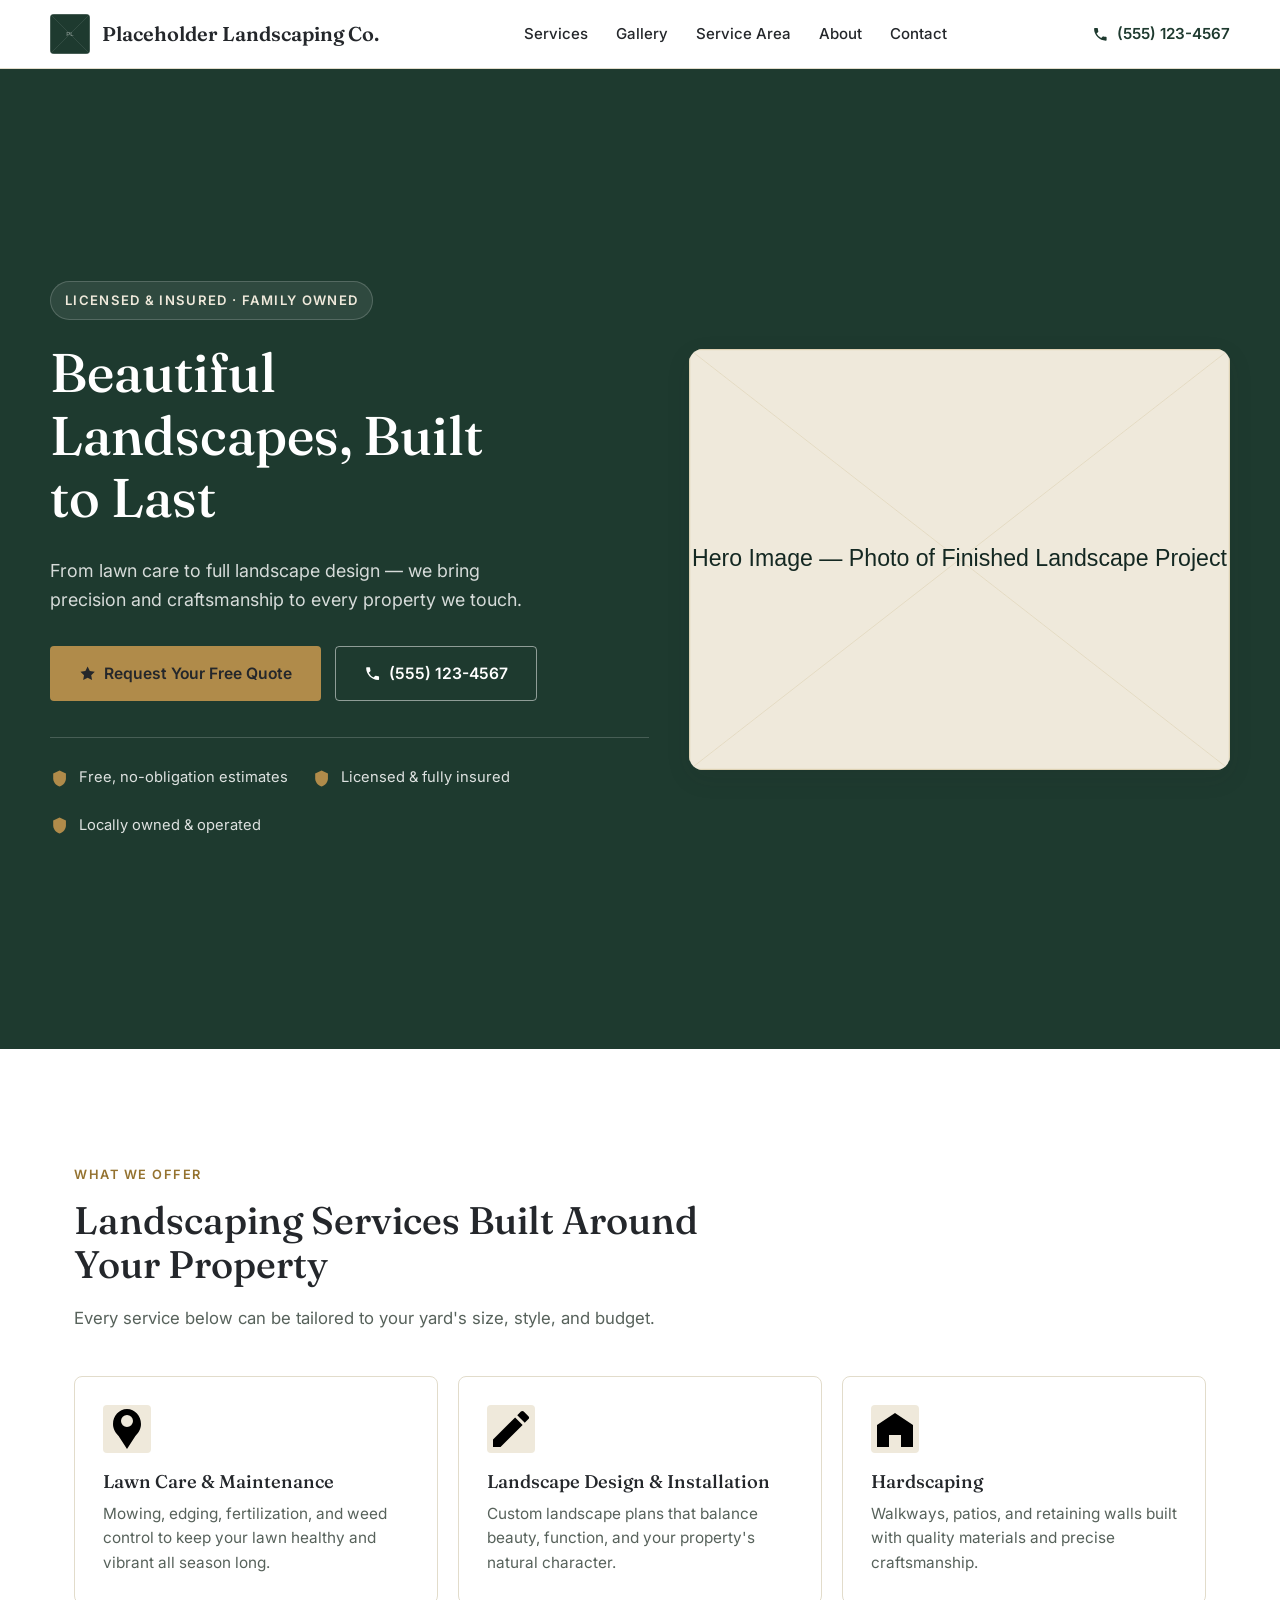
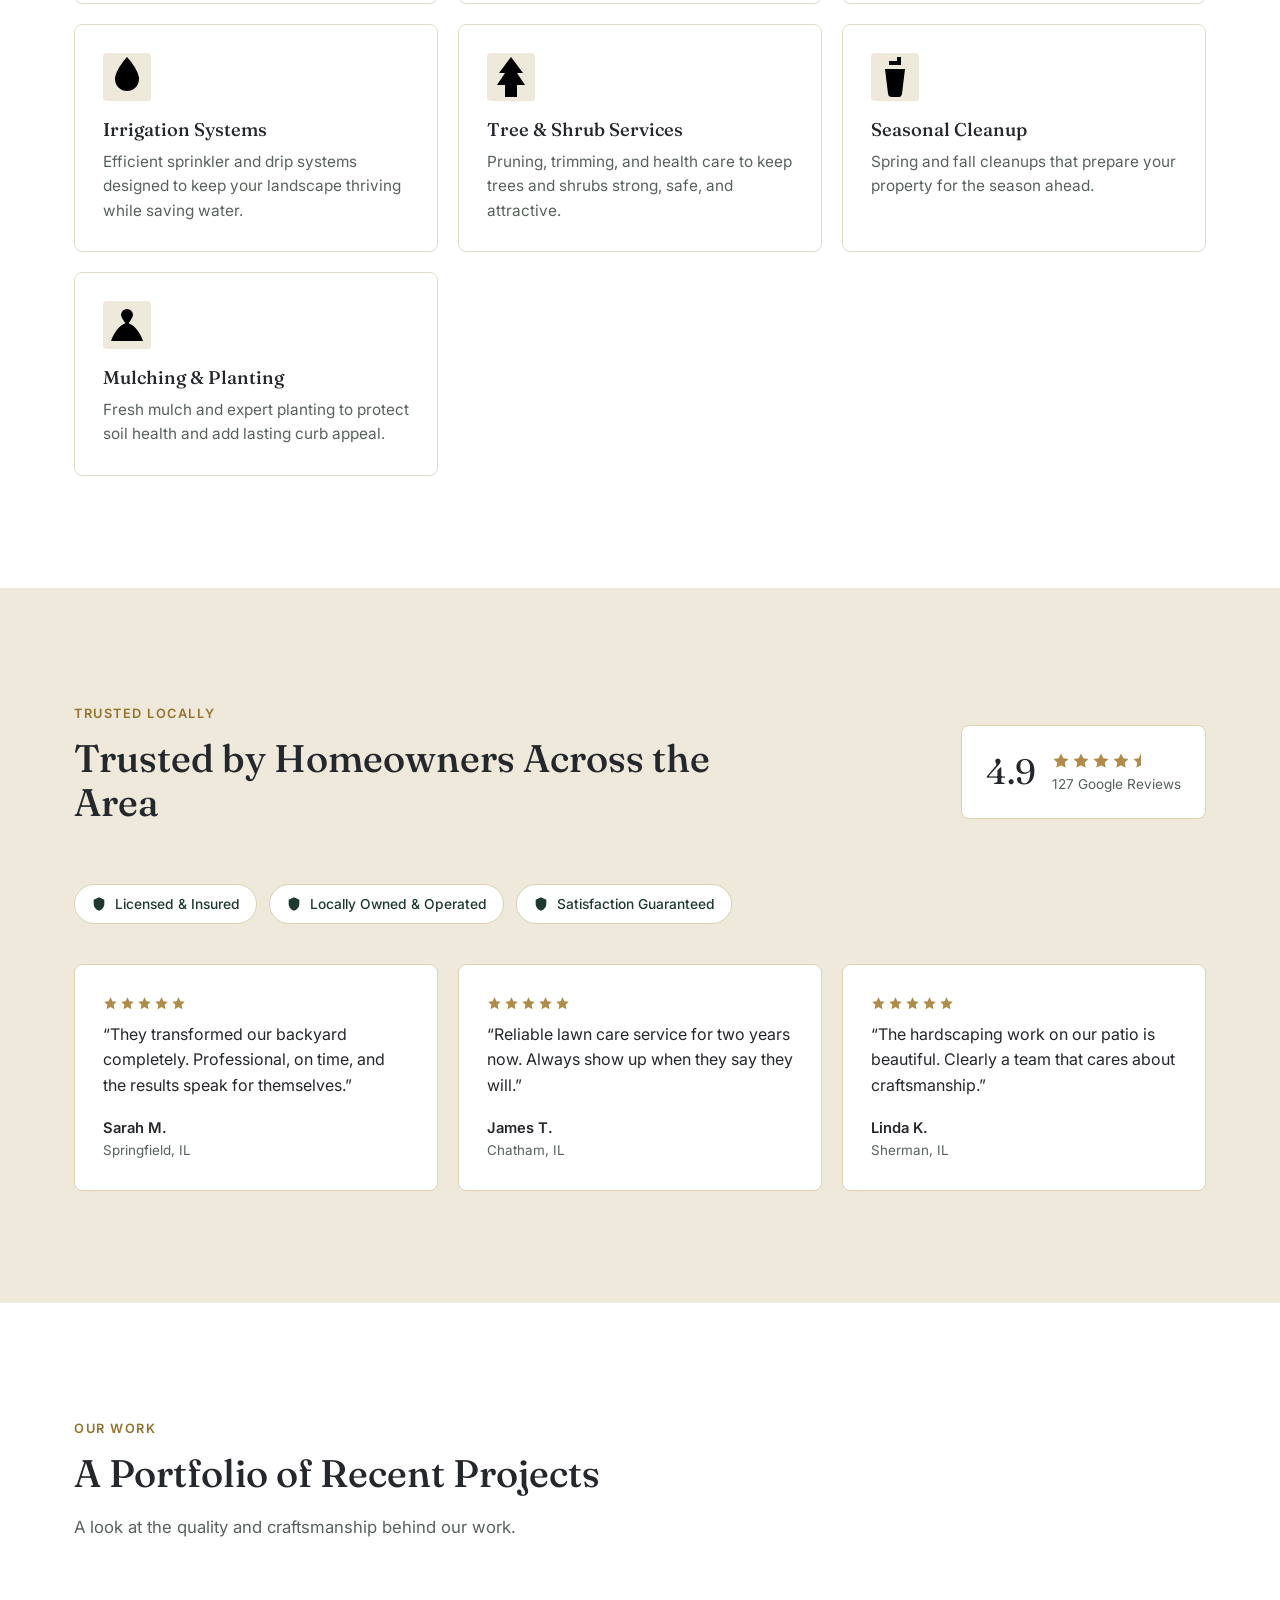
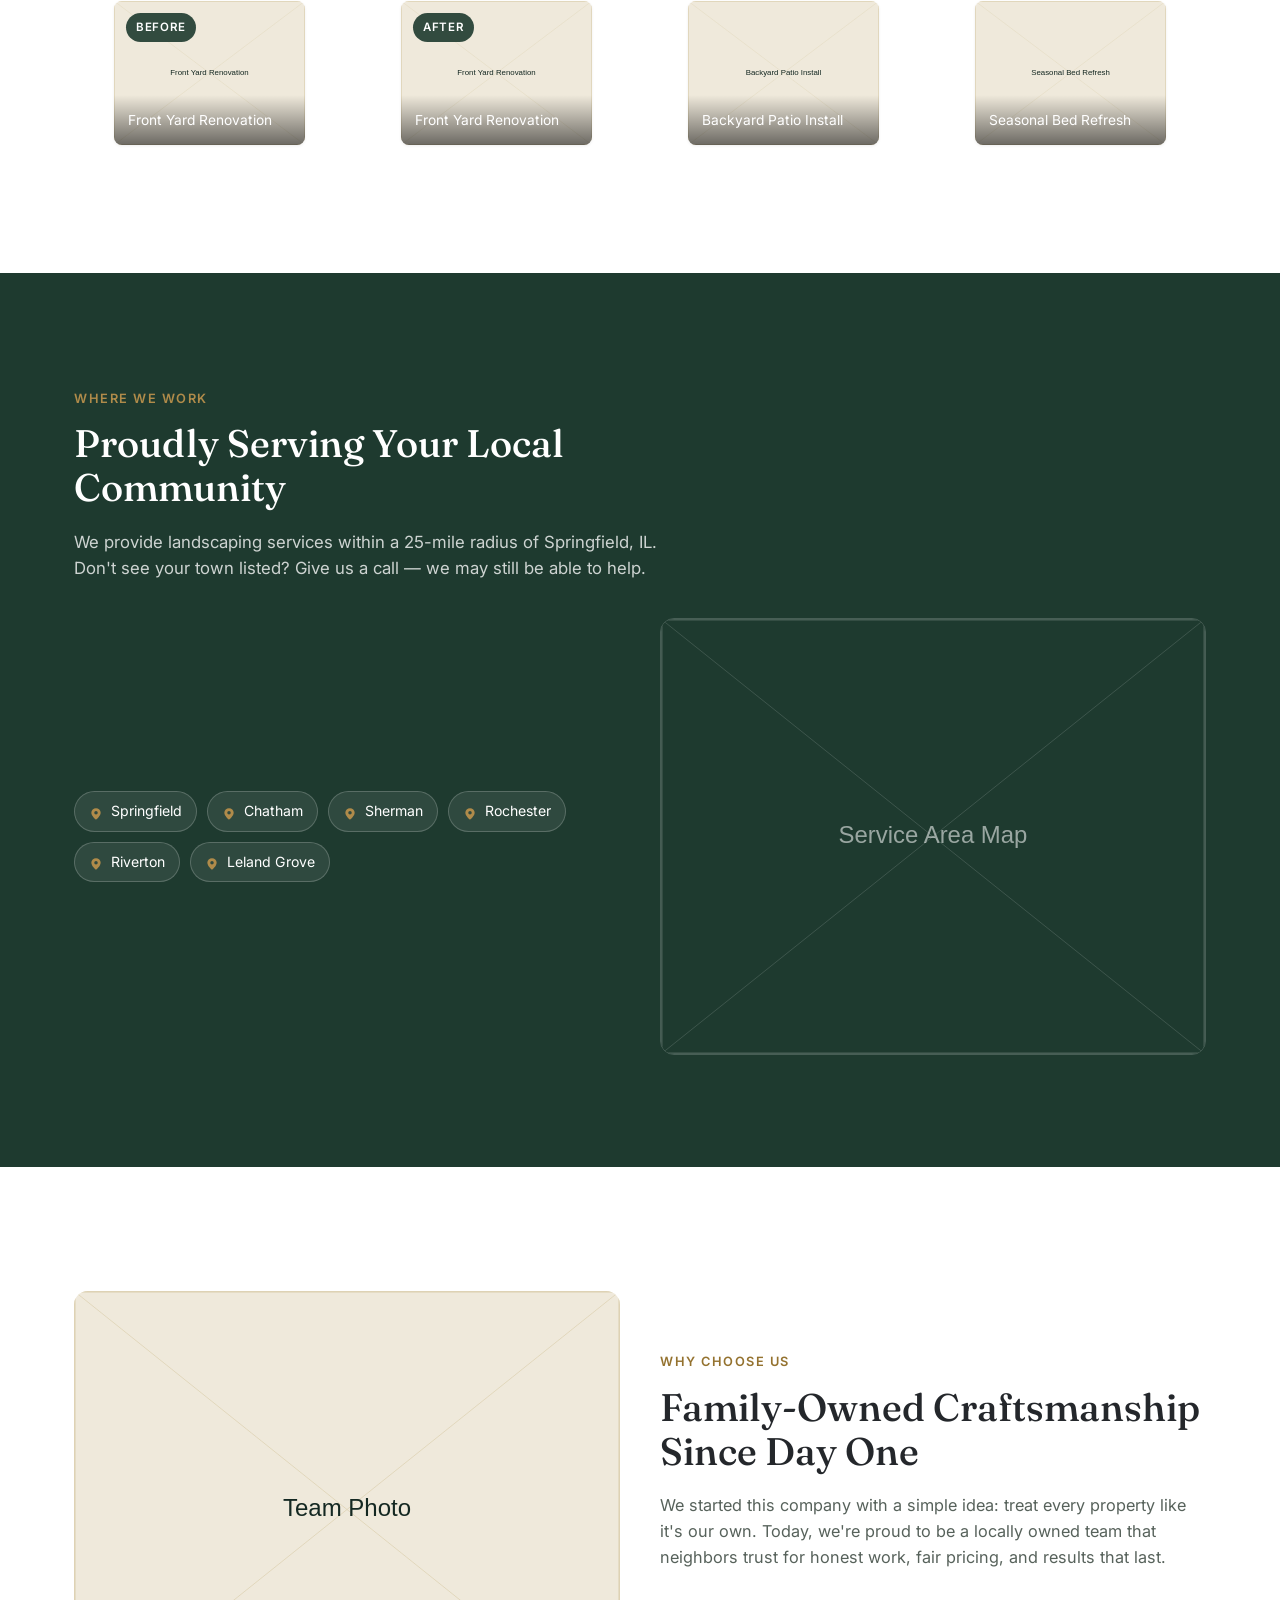
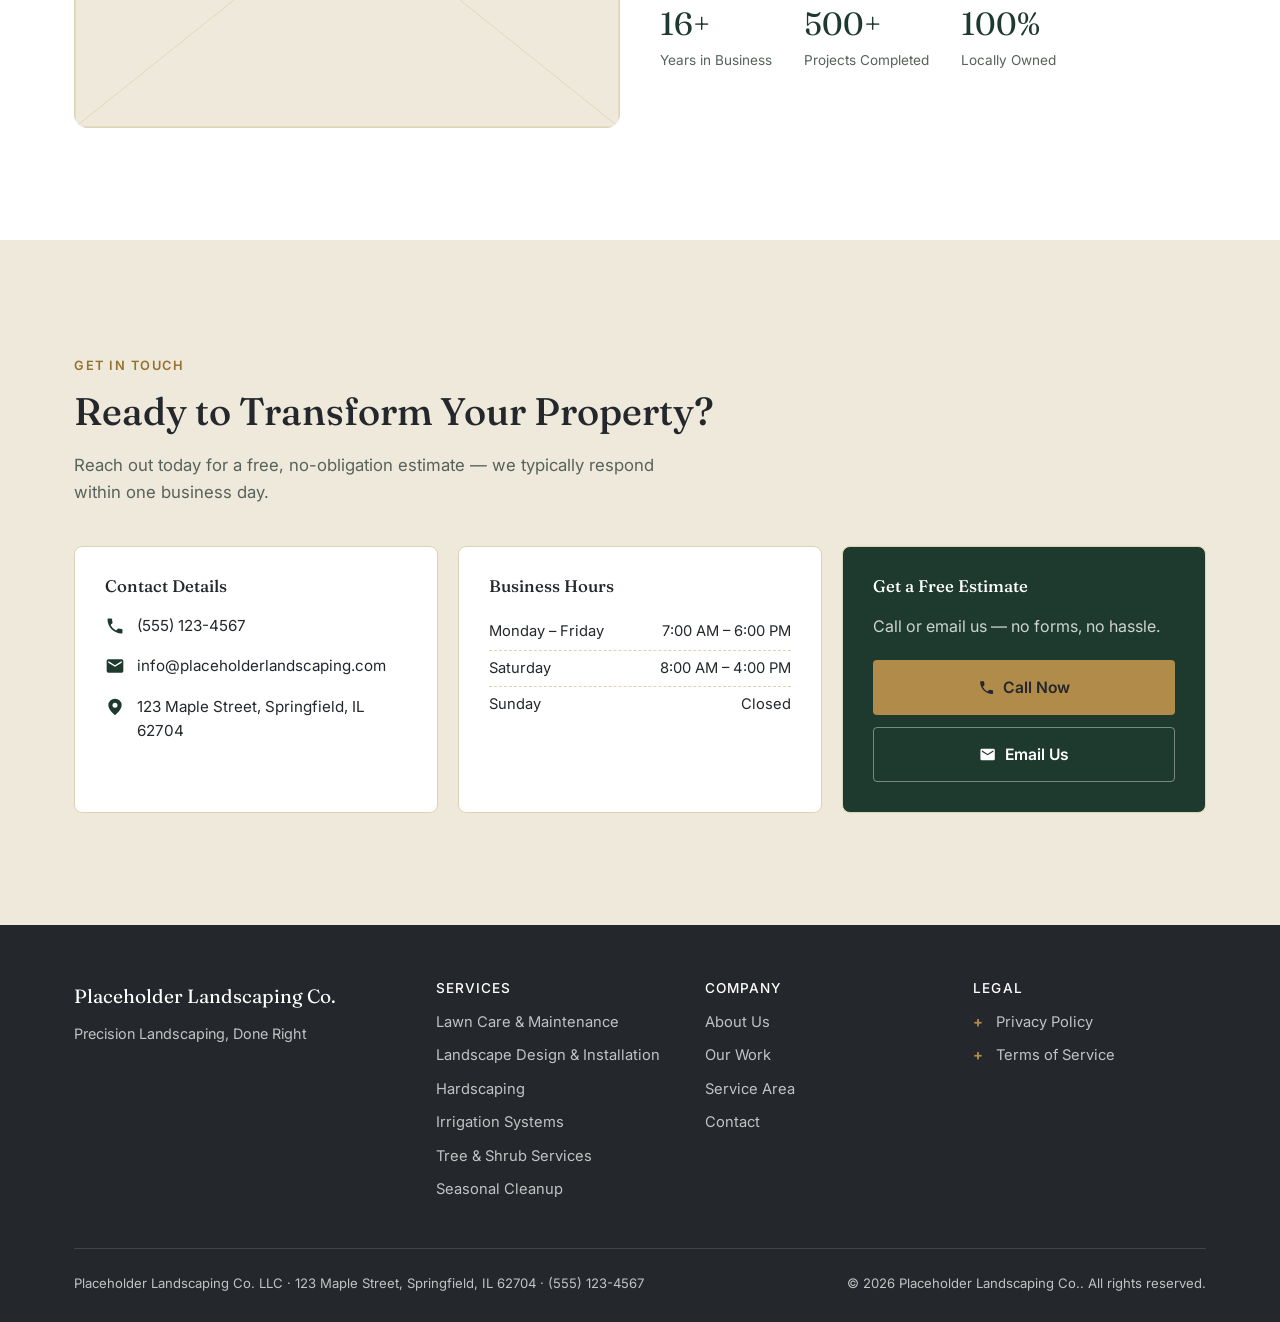
<file: index.html>
<!DOCTYPE html>
<html lang="en">
<head>
<meta charset="UTF-8">
<meta name="viewport" content="width=device-width, initial-scale=1.0">
<!--
  ============================================================================
  LANDSCAPING MASTER TEMPLATE
  ============================================================================
  Wiederverwendbares One-Page-Template für US-Landscaping-Firmen.

  WIE DU EINEN NEUEN KUNDEN EINRICHTEST:
  1. Öffne diese Datei in einem einfachen Text-Editor (z.B. VS Code, Notepad++).
  2. Scrolle ganz nach unten zum Block "KONFIGURATION" (Kommentar: "=== START KONFIGURATION ===").
  3. Trage dort alle Kundendaten ein (Firmenname, Telefon, Leistungen, Bilder, ...).
  4. Speichern – fertig. Der Rest des Codes muss NICHT angefasst werden.

  Alle Platzhalterbilder werden automatisch als saubere SVG-Grafiken erzeugt,
  bis du echte Fotos einsetzt (siehe CONFIG.images / CONFIG.gallery).
  ============================================================================
-->
<title>Placeholder Landscaping Co. | Professional Landscaping Services</title>
<meta name="description" content="Professional landscaping services — lawn care, landscape design, hardscaping, irrigation, and more. Serving your local area with quality craftsmanship.">
<meta name="robots" content="index, follow">

<!-- Google Fonts: Fraunces (Überschriften, ruhige Serife) + Inter (Fließtext, klare Sans-Serif) -->
<link rel="preconnect" href="https://fonts.googleapis.com">
<link rel="preconnect" href="https://fonts.gstatic.com" crossorigin>
<link href="https://fonts.googleapis.com/css2?family=Fraunces:opsz,wght@9..144,400;9..144,500;9..144,600&family=Inter:wght@400;500;600;700&display=swap" rel="stylesheet">

<style>
  /* ==========================================================================
     DESIGN TOKENS — "European Business Development Style"
     Ruhige, hochwertige Palette: Tiefgrün, Anthrazit, Sandton, gedecktes Messing.
     Farben werden zur Laufzeit aus CONFIG.colors überschrieben (siehe JS unten),
     Standardwerte hier dienen als Fallback, falls JS deaktiviert ist.
     ========================================================================== */
  :root {
    --color-forest: #1E3A2F;        /* Primärfarbe: Tiefgrün (Header, Buttons, Akzente) */
    --color-forest-dark: #142822;   /* Hover-/Schattenvariante */
    --color-anthracite: #24272B;    /* Haupttextfarbe, Footer-Hintergrund */
    --color-sand: #EFE9DB;          /* Abschnitts-Hintergrund (warm, hochwertig) */
    --color-sand-dark: #DED2B4;     /* Rahmen/Trenner auf Sandton */
    --color-white: #FFFFFF;
    --color-accent: #B08B4A;        /* Gedecktes Messing — CTA-Akzent */
    --color-accent-dark: #94722F;
    --color-muted-text: #57625B;    /* Sekundärtext, gedämpftes Graugrün */
    --color-border: #E2DCCB;

    --font-heading: 'Fraunces', Georgia, 'Times New Roman', serif;
    --font-body: 'Inter', -apple-system, BlinkMacSystemFont, 'Segoe UI', Roboto, sans-serif;

    --radius-sm: 4px;
    --radius-md: 8px;
    --radius-lg: 14px;

    --shadow-sm: 0 1px 3px rgba(36, 39, 43, 0.08);
    --shadow-md: 0 8px 24px rgba(36, 39, 43, 0.10);

    --container-width: 1180px;
    --space-section: clamp(64px, 9vw, 112px);
  }

  /* ==========================================================================
     RESET & BASE
     ========================================================================== */
  *, *::before, *::after { box-sizing: border-box; }
  html { scroll-behavior: smooth; }
  @media (prefers-reduced-motion: reduce) {
    html { scroll-behavior: auto; }
    *, *::before, *::after {
      animation-duration: 0.01ms !important;
      animation-iteration-count: 1 !important;
      transition-duration: 0.01ms !important;
      scroll-behavior: auto !important;
    }
  }
  body {
    margin: 0;
    font-family: var(--font-body);
    color: var(--color-anthracite);
    background: var(--color-white);
    line-height: 1.6;
    -webkit-font-smoothing: antialiased;
  }
  img { max-width: 100%; display: block; }
  a { color: inherit; text-decoration: none; }
  ul { margin: 0; padding: 0; list-style: none; }
  h1, h2, h3, h4 {
    font-family: var(--font-heading);
    font-weight: 500;
    line-height: 1.15;
    margin: 0 0 0.5em;
    color: var(--color-anthracite);
  }
  p { margin: 0 0 1em; }
  .container {
    width: 100%;
    max-width: var(--container-width);
    margin: 0 auto;
    padding: 0 24px;
  }
  section { padding: var(--space-section) 0; }
  .section-label {
    display: inline-block;
    font-family: var(--font-body);
    font-size: 0.8rem;
    font-weight: 600;
    letter-spacing: 0.12em;
    text-transform: uppercase;
    color: var(--color-accent-dark);
    margin-bottom: 12px;
  }
  .section-heading {
    font-size: clamp(1.7rem, 3.2vw, 2.4rem);
    max-width: 640px;
  }
  .section-intro {
    max-width: 620px;
    color: var(--color-muted-text);
    font-size: 1.05rem;
  }

  /* Sichtbarer Fokus-Ring für Tastaturbedienung (Accessibility) */
  a:focus-visible, button:focus-visible, summary:focus-visible {
    outline: 3px solid var(--color-accent);
    outline-offset: 2px;
    border-radius: var(--radius-sm);
  }

  /* Skip-Link für Tastaturnutzer */
  .skip-link {
    position: absolute;
    left: -9999px;
    top: 0;
    background: var(--color-white);
    color: var(--color-anthracite);
    padding: 12px 20px;
    z-index: 1000;
    border-radius: 0 0 var(--radius-sm) 0;
  }
  .skip-link:focus {
    left: 0;
  }

  /* ==========================================================================
     BUTTONS
     ========================================================================== */
  .btn {
    display: inline-flex;
    align-items: center;
    gap: 8px;
    padding: 14px 28px;
    border-radius: var(--radius-sm);
    font-family: var(--font-body);
    font-weight: 600;
    font-size: 0.98rem;
    border: 1px solid transparent;
    cursor: pointer;
    transition: transform 150ms ease, box-shadow 150ms ease, background-color 150ms ease;
  }
  .btn:hover { transform: translateY(-1px); }
  .btn:active { transform: translateY(0); }
  .btn-primary {
    background: var(--color-accent);
    color: var(--color-anthracite);
  }
  .btn-primary:hover { background: var(--color-accent-dark); box-shadow: var(--shadow-md); }
  .btn-outline {
    background: transparent;
    border-color: rgba(255,255,255,0.5);
    color: var(--color-white);
  }
  .btn-outline:hover { background: rgba(255,255,255,0.12); }
  .btn-dark {
    background: var(--color-forest);
    color: var(--color-white);
  }
  .btn-dark:hover { background: var(--color-forest-dark); }
  .btn-block { width: 100%; justify-content: center; }
  .icon { width: 1.1em; height: 1.1em; flex-shrink: 0; fill: currentColor; }

  /* ==========================================================================
     HEADER / NAVIGATION
     ========================================================================== */
  .site-header {
    position: sticky;
    top: 0;
    z-index: 500;
    background: var(--color-white);
    border-bottom: 1px solid var(--color-border);
  }
  .header-inner {
    display: flex;
    align-items: center;
    justify-content: space-between;
    gap: 24px;
    padding: 14px 0;
  }
  .brand {
    display: flex;
    align-items: center;
    gap: 12px;
    font-family: var(--font-heading);
    font-size: 1.25rem;
    font-weight: 600;
    color: var(--color-anthracite);
  }
  .brand img { height: 40px; width: 40px; border-radius: var(--radius-sm); }
  .main-nav { display: none; }
  .main-nav ul { display: flex; gap: 28px; }
  .main-nav a {
    font-size: 0.94rem;
    font-weight: 500;
    color: var(--color-anthracite);
    padding: 6px 0;
    border-bottom: 2px solid transparent;
    transition: border-color 150ms ease, color 150ms ease;
  }
  .main-nav a:hover { border-color: var(--color-accent); }
  .header-actions { display: flex; align-items: center; gap: 12px; }
  .header-phone {
    display: none;
    align-items: center;
    gap: 8px;
    font-weight: 600;
    color: var(--color-forest);
    font-size: 0.95rem;
  }
  .call-btn-mobile {
    display: inline-flex;
    align-items: center;
    justify-content: center;
    width: 42px;
    height: 42px;
    border-radius: 50%;
    background: var(--color-forest);
    color: var(--color-white);
  }
  @media (min-width: 900px) {
    .main-nav { display: block; }
    .header-phone { display: inline-flex; }
    .call-btn-mobile { display: none; }
  }

  /* ==========================================================================
     HERO
     ========================================================================== */
  .hero {
    background: var(--color-forest);
    color: var(--color-white);
    position: relative;
    overflow: hidden;
  }
  .hero-grid {
    display: grid;
    grid-template-columns: 1fr;
    gap: 40px;
    align-items: center;
    padding: 72px 0;
  }
  .hero-eyebrow {
    display: inline-flex;
    align-items: center;
    gap: 8px;
    font-size: 0.82rem;
    font-weight: 600;
    letter-spacing: 0.1em;
    text-transform: uppercase;
    color: var(--color-sand);
    background: rgba(255,255,255,0.08);
    border: 1px solid rgba(255,255,255,0.18);
    padding: 8px 14px;
    border-radius: 999px;
    margin-bottom: 22px;
  }
  .hero h1 {
    color: var(--color-white);
    font-size: clamp(2.2rem, 5vw, 3.4rem);
    max-width: 14ch;
  }
  .hero-sub {
    color: rgba(255,255,255,0.82);
    font-size: 1.12rem;
    max-width: 46ch;
    margin-bottom: 32px;
  }
  .hero-ctas { display: flex; flex-wrap: wrap; gap: 14px; margin-bottom: 36px; }
  .hero-trust-row {
    display: flex;
    flex-wrap: wrap;
    gap: 24px;
    padding-top: 28px;
    border-top: 1px solid rgba(255,255,255,0.18);
  }
  .hero-trust-item { display: flex; align-items: center; gap: 10px; font-size: 0.92rem; color: rgba(255,255,255,0.85); }
  .hero-trust-item .icon { color: var(--color-accent); width: 1.3em; height: 1.3em; }
  .hero-media img {
    width: 100%;
    border-radius: var(--radius-lg);
    box-shadow: var(--shadow-md);
  }
  @media (min-width: 900px) {
    .hero-grid { grid-template-columns: 1.05fr 0.95fr; padding: 100px 0; }
  }

  /* ==========================================================================
     SERVICES
     ========================================================================== */
  .services-grid {
    display: grid;
    grid-template-columns: 1fr;
    gap: 20px;
    margin-top: 44px;
  }
  .service-card {
    background: var(--color-white);
    border: 1px solid var(--color-border);
    border-radius: var(--radius-md);
    padding: 28px;
    transition: box-shadow 200ms ease, transform 200ms ease;
  }
  .service-card:hover { box-shadow: var(--shadow-md); transform: translateY(-2px); }
  .service-icon {
    width: 48px;
    height: 48px;
    border-radius: var(--radius-sm);
    background: var(--color-sand);
    color: var(--color-forest);
    display: flex;
    align-items: center;
    justify-content: center;
    margin-bottom: 18px;
  }
  .service-icon .icon { width: 24px; height: 24px; }
  .service-card h3 { font-size: 1.15rem; }
  .service-card p { color: var(--color-muted-text); font-size: 0.96rem; margin-bottom: 0; }
  @media (min-width: 640px) {
    .services-grid { grid-template-columns: repeat(2, 1fr); }
  }
  @media (min-width: 980px) {
    .services-grid { grid-template-columns: repeat(3, 1fr); }
  }

  /* ==========================================================================
     TRUST / REVIEWS
     ========================================================================== */
  .trust-section { background: var(--color-sand); }
  .trust-top {
    display: flex;
    flex-direction: column;
    gap: 28px;
    align-items: flex-start;
    justify-content: space-between;
    margin-bottom: 40px;
  }
  .rating-box {
    display: flex;
    align-items: center;
    gap: 16px;
    background: var(--color-white);
    border: 1px solid var(--color-sand-dark);
    border-radius: var(--radius-md);
    padding: 18px 24px;
  }
  .rating-score { font-family: var(--font-heading); font-size: 2.2rem; color: var(--color-anthracite); }
  .rating-stars { color: var(--color-accent); display: flex; gap: 2px; margin: 4px 0; }
  .rating-stars .icon { width: 18px; height: 18px; }
  .rating-meta { font-size: 0.85rem; color: var(--color-muted-text); }
  .badges-row { display: flex; flex-wrap: wrap; gap: 12px; }
  .badge {
    display: inline-flex;
    align-items: center;
    gap: 8px;
    background: var(--color-white);
    border: 1px solid var(--color-sand-dark);
    border-radius: 999px;
    padding: 8px 16px;
    font-size: 0.86rem;
    font-weight: 500;
    color: var(--color-forest);
  }
  .badge .icon { width: 16px; height: 16px; }
  .testimonial-grid {
    display: grid;
    grid-template-columns: 1fr;
    gap: 20px;
  }
  .testimonial-card {
    background: var(--color-white);
    border-radius: var(--radius-md);
    padding: 28px;
    border: 1px solid var(--color-sand-dark);
  }
  .testimonial-stars { color: var(--color-accent); display: flex; gap: 2px; margin-bottom: 14px; }
  .testimonial-stars .icon { width: 15px; height: 15px; }
  .testimonial-quote { font-size: 1rem; color: var(--color-anthracite); margin-bottom: 18px; }
  .testimonial-name { font-weight: 600; font-size: 0.92rem; }
  .testimonial-loc { font-size: 0.84rem; color: var(--color-muted-text); }
  @media (min-width: 720px) {
    .trust-top { flex-direction: row; align-items: center; }
    .testimonial-grid { grid-template-columns: repeat(3, 1fr); }
  }

  /* ==========================================================================
     GALLERY
     ========================================================================== */
  .gallery-grid {
    display: grid;
    grid-template-columns: repeat(2, 1fr);
    gap: 16px;
    margin-top: 44px;
  }
  .gallery-item { position: relative; border-radius: var(--radius-md); overflow: hidden; box-shadow: var(--shadow-sm); }
  .gallery-item img { aspect-ratio: 4 / 3; object-fit: cover; width: 100%; height: 100%; }
  .gallery-tag {
    position: absolute;
    top: 12px;
    left: 12px;
    background: rgba(30, 58, 47, 0.9);
    color: var(--color-white);
    font-size: 0.72rem;
    font-weight: 600;
    letter-spacing: 0.06em;
    text-transform: uppercase;
    padding: 5px 10px;
    border-radius: 999px;
  }
  .gallery-caption {
    position: absolute;
    left: 0; right: 0; bottom: 0;
    padding: 14px;
    font-size: 0.86rem;
    color: var(--color-white);
    background: linear-gradient(0deg, rgba(0,0,0,0.55), rgba(0,0,0,0));
  }
  @media (min-width: 720px) {
    .gallery-grid { grid-template-columns: repeat(4, 1fr); }
  }

  /* ==========================================================================
     SERVICE AREA
     ========================================================================== */
  .service-area-section { background: var(--color-forest); color: var(--color-white); }
  .service-area-section .section-intro { color: rgba(255,255,255,0.78); }
  .service-area-grid { display: grid; grid-template-columns: 1fr; gap: 40px; margin-top: 36px; align-items: center; }
  .service-area-cities { display: flex; flex-wrap: wrap; gap: 10px; }
  .city-chip {
    display: inline-flex;
    align-items: center;
    gap: 8px;
    background: rgba(255,255,255,0.08);
    border: 1px solid rgba(255,255,255,0.2);
    padding: 8px 14px;
    border-radius: 999px;
    font-size: 0.88rem;
  }
  .city-chip .icon { width: 14px; height: 14px; color: var(--color-accent); }
  .service-area-map {
    border-radius: var(--radius-lg);
    overflow: hidden;
    border: 1px solid rgba(255,255,255,0.18);
  }
  @media (min-width: 900px) {
    .service-area-grid { grid-template-columns: 1fr 1fr; }
  }

  /* ==========================================================================
     ABOUT
     ========================================================================== */
  .about-grid { display: grid; grid-template-columns: 1fr; gap: 40px; align-items: center; margin-top: 12px; }
  .about-media img { border-radius: var(--radius-lg); }
  .about-stats { display: flex; gap: 32px; margin-top: 28px; flex-wrap: wrap; }
  .about-stat-num { font-family: var(--font-heading); font-size: 2rem; color: var(--color-forest); }
  .about-stat-label { font-size: 0.85rem; color: var(--color-muted-text); }
  @media (min-width: 900px) {
    .about-grid { grid-template-columns: 1fr 1fr; }
    .about-grid.reverse .about-media { order: 2; }
  }

  /* ==========================================================================
     CONTACT / CTA
     ========================================================================== */
  .contact-section { background: var(--color-sand); }
  .contact-grid { display: grid; grid-template-columns: 1fr; gap: 20px; margin-top: 40px; }
  .contact-card {
    background: var(--color-white);
    border: 1px solid var(--color-sand-dark);
    border-radius: var(--radius-md);
    padding: 30px;
  }
  .contact-card h3 { font-size: 1.05rem; margin-bottom: 18px; }
  .contact-row { display: flex; gap: 12px; align-items: flex-start; margin-bottom: 16px; font-size: 0.95rem; }
  .contact-row:last-child { margin-bottom: 0; }
  .contact-row .icon { width: 20px; height: 20px; color: var(--color-forest); margin-top: 2px; }
  .hours-list li { display: flex; justify-content: space-between; font-size: 0.92rem; padding: 6px 0; border-bottom: 1px dashed var(--color-sand-dark); }
  .hours-list li:last-child { border-bottom: none; }
  .contact-cta-card { background: var(--color-forest); color: var(--color-white); }
  .contact-cta-card h3 { color: var(--color-white); }
  .contact-cta-card p { color: rgba(255,255,255,0.78); }
  .contact-cta-buttons { display: flex; flex-direction: column; gap: 12px; margin-top: 20px; }
  @media (min-width: 780px) {
    .contact-grid { grid-template-columns: repeat(3, 1fr); }
  }

  /* ==========================================================================
     FOOTER
     ========================================================================== */
  .site-footer { background: var(--color-anthracite); color: rgba(255,255,255,0.72); padding: 56px 0 28px; }
  .footer-grid { display: grid; grid-template-columns: 1fr; gap: 36px; margin-bottom: 36px; }
  .footer-brand { color: var(--color-white); font-family: var(--font-heading); font-size: 1.2rem; margin-bottom: 10px; }
  .footer-col h4 { color: var(--color-white); font-family: var(--font-body); font-size: 0.85rem; letter-spacing: 0.08em; text-transform: uppercase; margin-bottom: 14px; }
  .footer-col ul li { margin-bottom: 10px; font-size: 0.92rem; }
  .footer-col a:hover { color: var(--color-white); }
  .footer-social { display: flex; gap: 12px; margin-top: 16px; }
  .footer-social a {
    width: 36px; height: 36px; border-radius: 50%;
    display: flex; align-items: center; justify-content: center;
    background: rgba(255,255,255,0.08);
    transition: background-color 150ms ease;
  }
  .footer-social a:hover { background: var(--color-accent); color: var(--color-anthracite); }
  .footer-social .icon { width: 16px; height: 16px; }
  .footer-legal-toggle {
    background: none; border: none; color: inherit; font: inherit;
    padding: 0; text-align: left; cursor: pointer;
  }
  .legal-details { margin-bottom: 10px; }
  .legal-details summary { cursor: pointer; font-size: 0.92rem; list-style: none; display: flex; align-items: center; gap: 8px; }
  .legal-details summary::-webkit-details-marker { display: none; }
  .legal-details summary::before { content: '+'; font-weight: 700; color: var(--color-accent); width: 1em; }
  .legal-details[open] summary::before { content: '–'; }
  .legal-details-body { font-size: 0.85rem; line-height: 1.7; padding: 12px 0 4px 1.6em; color: rgba(255,255,255,0.6); }
  .footer-bottom {
    border-top: 1px solid rgba(255,255,255,0.14);
    padding-top: 24px;
    display: flex;
    flex-direction: column;
    gap: 8px;
    font-size: 0.82rem;
  }
  @media (min-width: 720px) {
    .footer-grid { grid-template-columns: 1.4fr 1fr 1fr 1fr; }
    .footer-bottom { flex-direction: row; justify-content: space-between; }
  }
</style>
</head>
<body>

<a class="skip-link" href="#main-content">Skip to main content</a>

<!-- ==========================================================================
     HEADER
     ========================================================================== -->
<header class="site-header">
  <div class="container header-inner">
    <a href="#top" class="brand" id="brand-logo-link">
      <img id="brand-logo-img" src="" alt="" width="40" height="40">
      <span id="brand-name-text"></span>
    </a>
    <nav class="main-nav" aria-label="Primary navigation">
      <ul>
        <li><a href="#services">Services</a></li>
        <li><a href="#gallery">Gallery</a></li>
        <li><a href="#service-area">Service Area</a></li>
        <li><a href="#about">About</a></li>
        <li><a href="#contact">Contact</a></li>
      </ul>
    </nav>
    <div class="header-actions">
      <a class="header-phone" id="header-phone-link" href="#">
        <svg class="icon" viewBox="0 0 24 24" aria-hidden="true"><path d="M6.62 10.79a15.05 15.05 0 006.59 6.59l2.2-2.2a1 1 0 011.01-.24 11.3 11.3 0 003.54.57 1 1 0 011 1V20a1 1 0 01-1 1C10.61 21 3 13.39 3 4a1 1 0 011-1h3.49a1 1 0 011 1 11.3 11.3 0 00.57 3.54 1 1 0 01-.25 1.01l-2.2 2.2z"/></svg>
        <span id="header-phone-text"></span>
      </a>
      <a class="call-btn-mobile" id="header-call-btn-mobile" href="#" aria-label="Call us">
        <svg class="icon" viewBox="0 0 24 24" aria-hidden="true"><path d="M6.62 10.79a15.05 15.05 0 006.59 6.59l2.2-2.2a1 1 0 011.01-.24 11.3 11.3 0 003.54.57 1 1 0 011 1V20a1 1 0 01-1 1C10.61 21 3 13.39 3 4a1 1 0 011-1h3.49a1 1 0 011 1 11.3 11.3 0 00.57 3.54 1 1 0 01-.25 1.01l-2.2 2.2z"/></svg>
      </a>
    </div>
  </div>
</header>

<main id="main-content">

  <!-- ==========================================================================
       HERO
       ========================================================================== -->
  <section class="hero" id="top">
    <div class="container hero-grid">
      <div class="hero-copy">
        <span class="hero-eyebrow" id="hero-eyebrow-text"></span>
        <h1 id="hero-headline"></h1>
        <p class="hero-sub" id="hero-subheadline"></p>
        <div class="hero-ctas">
          <a href="#" class="btn btn-primary" id="hero-cta-primary">
            <svg class="icon" viewBox="0 0 24 24" aria-hidden="true"><path d="M12 2l3.09 6.26L22 9.27l-5 4.87 1.18 6.88L12 17.77l-6.18 3.25L7 14.14 2 9.27l6.91-1.01z"/></svg>
            <span></span>
          </a>
          <a href="#" class="btn btn-outline" id="hero-cta-secondary">
            <svg class="icon" viewBox="0 0 24 24" aria-hidden="true"><path d="M6.62 10.79a15.05 15.05 0 006.59 6.59l2.2-2.2a1 1 0 011.01-.24 11.3 11.3 0 003.54.57 1 1 0 011 1V20a1 1 0 01-1 1C10.61 21 3 13.39 3 4a1 1 0 011-1h3.49a1 1 0 011 1 11.3 11.3 0 00.57 3.54 1 1 0 01-.25 1.01l-2.2 2.2z"/></svg>
            <span id="hero-phone-display"></span>
          </a>
        </div>
        <div class="hero-trust-row" id="hero-trust-row"></div>
      </div>
      <div class="hero-media">
        <img id="hero-image" src="" alt="">
      </div>
    </div>
  </section>

  <!-- ==========================================================================
       SERVICES
       ========================================================================== -->
  <section id="services">
    <div class="container">
      <span class="section-label">What We Offer</span>
      <h2 class="section-heading" id="services-heading"></h2>
      <p class="section-intro" id="services-intro"></p>
      <div class="services-grid" id="services-grid"></div>
    </div>
  </section>

  <!-- ==========================================================================
       TRUST / REVIEWS
       ========================================================================== -->
  <section class="trust-section" id="trust">
    <div class="container">
      <div class="trust-top">
        <div>
          <span class="section-label">Trusted Locally</span>
          <h2 class="section-heading" id="trust-heading"></h2>
        </div>
        <div class="rating-box">
          <span class="rating-score" id="rating-score"></span>
          <div>
            <div class="rating-stars" id="rating-stars" role="img" aria-label=""></div>
            <div class="rating-meta" id="rating-meta"></div>
          </div>
        </div>
      </div>
      <div class="badges-row" id="badges-row"></div>
      <div class="testimonial-grid" id="testimonial-grid" style="margin-top:40px;"></div>
    </div>
  </section>

  <!-- ==========================================================================
       GALLERY
       ========================================================================== -->
  <section id="gallery">
    <div class="container">
      <span class="section-label">Our Work</span>
      <h2 class="section-heading" id="gallery-heading"></h2>
      <p class="section-intro" id="gallery-intro"></p>
      <div class="gallery-grid" id="gallery-grid"></div>
    </div>
  </section>

  <!-- ==========================================================================
       SERVICE AREA
       ========================================================================== -->
  <section class="service-area-section" id="service-area">
    <div class="container">
      <span class="section-label" style="color: var(--color-accent);">Where We Work</span>
      <h2 class="section-heading" id="service-area-heading" style="color:var(--color-white);"></h2>
      <p class="section-intro" id="service-area-intro"></p>
      <div class="service-area-grid">
        <div>
          <div class="service-area-cities" id="service-area-cities"></div>
        </div>
        <div class="service-area-map">
          <img id="service-area-image" src="" alt="">
        </div>
      </div>
    </div>
  </section>

  <!-- ==========================================================================
       ABOUT
       ========================================================================== -->
  <section id="about">
    <div class="container about-grid">
      <div class="about-media">
        <img id="about-image" src="" alt="">
      </div>
      <div class="about-copy">
        <span class="section-label">Why Choose Us</span>
        <h2 class="section-heading" id="about-heading"></h2>
        <p id="about-text" style="color: var(--color-muted-text); font-size: 1.02rem;"></p>
        <div class="about-stats" id="about-stats"></div>
      </div>
    </div>
  </section>

  <!-- ==========================================================================
       CONTACT / CTA
       ========================================================================== -->
  <section class="contact-section" id="contact">
    <div class="container">
      <span class="section-label">Get In Touch</span>
      <h2 class="section-heading" id="contact-heading"></h2>
      <p class="section-intro" id="contact-intro"></p>

      <div class="contact-grid">
        <div class="contact-card">
          <h3>Contact Details</h3>
          <div class="contact-row">
            <svg class="icon" viewBox="0 0 24 24" aria-hidden="true"><path d="M6.62 10.79a15.05 15.05 0 006.59 6.59l2.2-2.2a1 1 0 011.01-.24 11.3 11.3 0 003.54.57 1 1 0 011 1V20a1 1 0 01-1 1C10.61 21 3 13.39 3 4a1 1 0 011-1h3.49a1 1 0 011 1 11.3 11.3 0 00.57 3.54 1 1 0 01-.25 1.01l-2.2 2.2z"/></svg>
            <a id="contact-phone-link" href="#"></a>
          </div>
          <div class="contact-row">
            <svg class="icon" viewBox="0 0 24 24" aria-hidden="true"><path d="M20 4H4a2 2 0 00-2 2v12a2 2 0 002 2h16a2 2 0 002-2V6a2 2 0 00-2-2zm0 4l-8 5-8-5V6l8 5 8-5z"/></svg>
            <a id="contact-email-link" href="#"></a>
          </div>
          <div class="contact-row">
            <svg class="icon" viewBox="0 0 24 24" aria-hidden="true"><path d="M12 2a8 8 0 00-8 8c0 5.5 8 12 8 12s8-6.5 8-12a8 8 0 00-8-8zm0 11a3 3 0 110-6 3 3 0 010 6z"/></svg>
            <span id="contact-address-text"></span>
          </div>
        </div>

        <div class="contact-card">
          <h3>Business Hours</h3>
          <ul class="hours-list" id="hours-list"></ul>
        </div>

        <div class="contact-card contact-cta-card">
          <h3 id="contact-cta-heading"></h3>
          <p id="contact-cta-text"></p>
          <div class="contact-cta-buttons">
            <a href="#" class="btn btn-primary btn-block" id="contact-call-btn">
              <svg class="icon" viewBox="0 0 24 24" aria-hidden="true"><path d="M6.62 10.79a15.05 15.05 0 006.59 6.59l2.2-2.2a1 1 0 011.01-.24 11.3 11.3 0 003.54.57 1 1 0 011 1V20a1 1 0 01-1 1C10.61 21 3 13.39 3 4a1 1 0 011-1h3.49a1 1 0 011 1 11.3 11.3 0 00.57 3.54 1 1 0 01-.25 1.01l-2.2 2.2z"/></svg>
              <span></span>
            </a>
            <a href="#" class="btn btn-outline btn-block" id="contact-email-btn" style="border-color: rgba(255,255,255,0.4);">
              <svg class="icon" viewBox="0 0 24 24" aria-hidden="true"><path d="M20 4H4a2 2 0 00-2 2v12a2 2 0 002 2h16a2 2 0 002-2V6a2 2 0 00-2-2zm0 4l-8 5-8-5V6l8 5 8-5z"/></svg>
              <span></span>
            </a>
          </div>
        </div>
      </div>
    </div>
  </section>

</main>

<!-- ==========================================================================
     FOOTER
     ========================================================================== -->
<footer class="site-footer">
  <div class="container">
    <div class="footer-grid">
      <div class="footer-col">
        <div class="footer-brand" id="footer-brand-name"></div>
        <p id="footer-tagline" style="font-size:0.9rem;"></p>
        <div class="footer-social" id="footer-social"></div>
      </div>
      <div class="footer-col">
        <h4>Services</h4>
        <ul id="footer-services-list"></ul>
      </div>
      <div class="footer-col">
        <h4>Company</h4>
        <ul>
          <li><a href="#about">About Us</a></li>
          <li><a href="#gallery">Our Work</a></li>
          <li><a href="#service-area">Service Area</a></li>
          <li><a href="#contact">Contact</a></li>
        </ul>
      </div>
      <div class="footer-col">
        <h4>Legal</h4>
        <details class="legal-details">
          <summary>Privacy Policy</summary>
          <div class="legal-details-body" id="privacy-policy-text"></div>
        </details>
        <details class="legal-details">
          <summary>Terms of Service</summary>
          <div class="legal-details-body" id="terms-text"></div>
        </details>
      </div>
    </div>
    <div class="footer-bottom">
      <span id="footer-legal-line"></span>
      <span id="footer-copyright"></span>
    </div>
  </div>
</footer>

<script>
/* ============================================================================
   ============================================================================
   === START KONFIGURATION ===================================================
   ============================================================================
   ============================================================================

   HIER trägst du pro Kunde alle Daten ein. Der komplette Rest der Datei
   (HTML-Gerüst oben, Render-Logik unten) bleibt unverändert.

   Hinweis Bilder: Wenn "image"-Felder leer ("") bleiben oder auf eine nicht
   vorhandene Datei zeigen, erzeugt das Template automatisch eine hochwertige
   Platzhalter-Grafik in der Kundenfarbe — die Seite sieht also auch vor dem
   Einsetzen echter Fotos fertig aus. Sobald du echte Bilder hast, einfach den
   Dateipfad eintragen, z.B. "images/hero.jpg".
   ============================================================================ */
const CONFIG = {

  // --- FIRMA / STAMMDATEN ----------------------------------------------------
  business: {
    name: "Placeholder Landscaping Co.",          // HIER: Firmenname eintragen
    tagline: "Precision Landscaping, Done Right",   // HIER: Slogan/Tagline eintragen
    logo: "",                                        // HIER: Pfad zum Logo eintragen (leer = Platzhalter)
    phone: "+15551234567",                           // HIER: Telefonnummer im tel:-Format (nur Ziffern + Ländervorwahl)
    phoneDisplay: "(555) 123-4567",                  // HIER: Telefonnummer, wie sie angezeigt werden soll
    email: "info@placeholderlandscaping.com",        // HIER: E-Mail-Adresse eintragen
    address: {
      street: "123 Maple Street",                    // HIER: Straße + Hausnummer
      city: "Springfield",                            // HIER: Stadt
      state: "IL",                                     // HIER: Bundesstaat (Kürzel)
      zip: "62704"                                     // HIER: PLZ
    },
    foundedYear: 2010,                                // HIER: Gründungsjahr (für "Jahre im Geschäft"-Berechnung)
    hours: [                                          // HIER: Öffnungszeiten (Zeilen hinzufügen/entfernen erlaubt)
      { day: "Monday – Friday", time: "7:00 AM – 6:00 PM" },
      { day: "Saturday", time: "8:00 AM – 4:00 PM" },
      { day: "Sunday", time: "Closed" }
    ]
  },

  // --- FARBSCHEMA -------------------------------------------------------------
  // HIER: Bei Bedarf pro Kunde leicht abwandeln (z.B. anderer Grünton, anderer
  // Akzent), ohne den Rest des Codes anzufassen. Werte sind Hex-Farbcodes.
  colors: {
    forest:     "#1E3A2F",   // Primärfarbe (Header, Buttons, dunkle Flächen)
    forestDark: "#142822",   // Hover-Variante der Primärfarbe
    anthracite: "#24272B",   // Haupttext, Footer-Hintergrund
    sand:       "#EFE9DB",   // Abschnitts-Hintergrund
    sandDark:   "#DED2B4",   // Rahmen auf Sandton
    accent:     "#B08B4A",   // CTA-Akzentfarbe (Buttons, Sterne, Icons)
    accentDark: "#94722F",   // Hover-Variante Akzent
    mutedText:  "#57625B"    // Sekundärtext
  },

  // --- HERO-BEREICH -------------------------------------------------------------
  hero: {
    eyebrow: "Licensed & Insured · Family Owned",     // HIER: kleiner Hinweistext über der Headline
    headline: "Beautiful Landscapes, Built to Last",  // HIER: Haupt-Headline
    subheadline: "From lawn care to full landscape design — we bring precision and craftsmanship to every property we touch.", // HIER: Subheadline
    image: "",                                         // HIER: Pfad zum Hero-Bild (leer = Platzhalter)
    ctaPrimaryText: "Request Your Free Quote",         // HIER: Text Haupt-CTA-Button
    trustRow: [                                        // HIER: kurze Vertrauens-Stichpunkte unter den CTAs
      "Free, no-obligation estimates",
      "Licensed & fully insured",
      "Locally owned & operated"
    ]
  },

  // --- LEISTUNGEN ---------------------------------------------------------------
  // HIER: Leistungen ein-/ausblenden über "enabled: true/false", Texte anpassen,
  // Reihenfolge durch Umsortieren der Zeilen ändern.
  servicesSection: {
    heading: "Landscaping Services Built Around Your Property",
    intro: "Every service below can be tailored to your yard's size, style, and budget."
  },
  services: [
    { enabled: true,  icon: "lawn",       title: "Lawn Care & Maintenance", description: "Mowing, edging, fertilization, and weed control to keep your lawn healthy and vibrant all season long." },
    { enabled: true,  icon: "design",     title: "Landscape Design & Installation", description: "Custom landscape plans that balance beauty, function, and your property's natural character." },
    { enabled: true,  icon: "hardscape",  title: "Hardscaping", description: "Walkways, patios, and retaining walls built with quality materials and precise craftsmanship." },
    { enabled: true,  icon: "irrigation", title: "Irrigation Systems", description: "Efficient sprinkler and drip systems designed to keep your landscape thriving while saving water." },
    { enabled: true,  icon: "tree",       title: "Tree & Shrub Services", description: "Pruning, trimming, and health care to keep trees and shrubs strong, safe, and attractive." },
    { enabled: true,  icon: "cleanup",    title: "Seasonal Cleanup", description: "Spring and fall cleanups that prepare your property for the season ahead." },
    { enabled: true,  icon: "mulch",      title: "Mulching & Planting", description: "Fresh mulch and expert planting to protect soil health and add lasting curb appeal." }
  ],

  // --- TRUST / BEWERTUNGEN -------------------------------------------------------
  trust: {
    heading: "Trusted by Homeowners Across the Area",
    googleRating: 4.9,                                 // HIER: Google-Sternebewertung (z.B. 4.8)
    reviewCount: 127,                                   // HIER: Anzahl Google-Bewertungen
    badges: [                                           // HIER: Trust-Badges (Zertifikate, Erfahrung, Versicherung)
      "Licensed & Insured",
      "Locally Owned & Operated",
      "Satisfaction Guaranteed"
    ],
    testimonials: [                                     // HIER: Kundenstimmen (Name, Ort, Zitat, Sterne 1-5)
      { name: "Sarah M.", location: "Springfield, IL", rating: 5, quote: "They transformed our backyard completely. Professional, on time, and the results speak for themselves." },
      { name: "James T.", location: "Chatham, IL", rating: 5, quote: "Reliable lawn care service for two years now. Always show up when they say they will." },
      { name: "Linda K.", location: "Sherman, IL", rating: 5, quote: "The hardscaping work on our patio is beautiful. Clearly a team that cares about craftsmanship." }
    ]
  },

  // --- GALERIE ---------------------------------------------------------------------
  // HIER: Projektbilder eintragen. "tag" ist optional (z.B. "Before"/"After"),
  // leer lassen für normale Projektfotos ohne Vorher/Nachher-Label.
  gallerySection: {
    heading: "A Portfolio of Recent Projects",
    intro: "A look at the quality and craftsmanship behind our work."
  },
  gallery: [
    { image: "", alt: "Front yard landscape design before renovation", caption: "Front Yard Renovation", tag: "Before" },
    { image: "", alt: "Front yard landscape design after renovation", caption: "Front Yard Renovation", tag: "After" },
    { image: "", alt: "Backyard patio hardscaping project", caption: "Backyard Patio Install", tag: "" },
    { image: "", alt: "Freshly mulched garden beds", caption: "Seasonal Bed Refresh", tag: "" }
  ],

  // --- SERVICEGEBIET -----------------------------------------------------------------
  serviceArea: {
    heading: "Proudly Serving Your Local Community",
    intro: "We provide landscaping services within a 25-mile radius of Springfield, IL. Don't see your town listed? Give us a call — we may still be able to help.",
    image: "",                                          // HIER: Karten-/Gebietsbild (leer = Platzhalter)
    cities: [                                            // HIER: Orte im Servicegebiet
      "Springfield", "Chatham", "Sherman", "Rochester", "Riverton", "Leland Grove"
    ]
  },

  // --- ÜBER UNS --------------------------------------------------------------------------
  about: {
    heading: "Family-Owned Craftsmanship Since Day One",
    text: "We started this company with a simple idea: treat every property like it's our own. Today, we're proud to be a locally owned team that neighbors trust for honest work, fair pricing, and results that last.",
    image: "",                                           // HIER: Über-uns-Bild (leer = Platzhalter)
    stats: [                                              // HIER: Kennzahlen (wird automatisch mit Gründungsjahr berechnet, falls "auto")
      { number: "auto", label: "Years in Business" },
      { number: "500+", label: "Projects Completed" },
      { number: "100%", label: "Locally Owned" }
    ]
  },

  // --- KONTAKT / CTA -----------------------------------------------------------------------
  contact: {
    heading: "Ready to Transform Your Property?",
    intro: "Reach out today for a free, no-obligation estimate — we typically respond within one business day.",
    ctaHeading: "Get a Free Estimate",
    ctaText: "Call or email us — no forms, no hassle.",
    callButtonText: "Call Now",
    emailButtonText: "Email Us"
  },

  // --- RECHTLICHES ----------------------------------------------------------------------------
  // HIER: Platzhaltertexte pro Kunde durch echten (ggf. anwaltlich geprüften) Text ersetzen.
  legal: {
    legalBusinessName: "Placeholder Landscaping Co. LLC",  // HIER: rechtlicher Firmenname für Footer
    privacyPolicyText: "This Privacy Policy placeholder describes how [Business Name] collects, uses, and protects information submitted through this website, including contact details provided by phone or email. We do not sell personal information to third parties. Replace this placeholder with a policy reviewed for your business and state requirements before launch.",
    termsText: "These Terms of Service placeholder govern the use of this website and the services described on it. All services are subject to a separate written or verbal agreement between [Business Name] and the customer. Replace this placeholder with terms reviewed for your business before launch."
  },

  // --- SOCIAL MEDIA (optional, leer lassen = Icon wird ausgeblendet) -------------------------
  social: {
    facebook: "",   // HIER: vollständige Facebook-URL, z.B. https://facebook.com/...
    instagram: "",  // HIER: vollständige Instagram-URL
    google: ""      // HIER: Link zum Google-Unternehmensprofil
  }
};
/* ============================================================================
   === ENDE KONFIGURATION =====================================================
   ============================================================================
   Ab hier folgt nur noch Render-Logik. Für den Alltagsgebrauch (neuer Kunde)
   musst du unterhalb dieser Zeile nichts mehr ändern.
   ============================================================================ */


/* ---------------------------------------------------------------------------
   ICON-SET (inline SVG, keine externe Icon-Library nötig -> schnelle Ladezeit)
   --------------------------------------------------------------------------- */
const ICONS = {
  lawn: '<svg viewBox="0 0 24 24" aria-hidden="true"><path d="M12 2C8 2 5 5.5 5 9.5c0 2.6 1.3 4.4 2.8 6L12 22l4.2-6.5c1.5-1.6 2.8-3.4 2.8-6C19 5.5 16 2 12 2zm0 9a3 3 0 110-6 3 3 0 010 6z"/></svg>',
  design: '<svg viewBox="0 0 24 24" aria-hidden="true"><path d="M3 17.25V21h3.75L17.81 9.94l-3.75-3.75L3 17.25zM20.71 7.04a1 1 0 000-1.41l-2.34-2.34a1 1 0 00-1.41 0l-1.83 1.83 3.75 3.75 1.83-1.83z"/></svg>',
  hardscape: '<svg viewBox="0 0 24 24" aria-hidden="true"><path d="M3 21V10l9-6 9 6v11h-6v-6H9v6H3z"/></svg>',
  irrigation: '<svg viewBox="0 0 24 24" aria-hidden="true"><path d="M12 2s6 6.5 6 11a6 6 0 01-12 0c0-4.5 6-11 6-11z"/></svg>',
  tree: '<svg viewBox="0 0 24 24" aria-hidden="true"><path d="M12 2L6 10h3l-4 6h4v6h6v-6h4l-4-6h3z"/></svg>',
  cleanup: '<svg viewBox="0 0 24 24" aria-hidden="true"><path d="M15 4V2h-2v2H9v2h6V4zM7 8l1.5 12.2A2 2 0 0010.48 22h3.04a2 2 0 002-1.8L17 8H7z"/></svg>',
  mulch: '<svg viewBox="0 0 24 24" aria-hidden="true"><path d="M4 20c2-6 6-9 8-9s6 3 8 9H4zm8-16a3 3 0 013 3c0 1.5-3 5-3 5s-3-3.5-3-5a3 3 0 013-3z"/></svg>',
  star: '<svg viewBox="0 0 24 24" aria-hidden="true"><path d="M12 2l3.09 6.26L22 9.27l-5 4.87 1.18 6.88L12 17.77l-6.18 3.25L7 14.14 2 9.27l6.91-1.01z"/></svg>',
  starHalf: '<svg viewBox="0 0 24 24" aria-hidden="true"><path d="M12 2v15.77L5.82 21.1 7 14.14 2 9.27l6.91-1.01L12 2z"/></svg>',
  shield: '<svg viewBox="0 0 24 24" aria-hidden="true"><path d="M12 2l8 3.5v6c0 5-3.4 8.9-8 10.5C7.4 20.4 4 16.5 4 11.5v-6L12 2z"/></svg>',
  pin: '<svg viewBox="0 0 24 24" aria-hidden="true"><path d="M12 2a8 8 0 00-8 8c0 5.5 8 12 8 12s8-6.5 8-12a8 8 0 00-8-8zm0 11a3 3 0 110-6 3 3 0 010 6z"/></svg>',
  facebook: '<svg viewBox="0 0 24 24" aria-hidden="true"><path d="M13.5 21v-8h2.7l.4-3.2h-3.1V7.8c0-.9.3-1.6 1.7-1.6h1.5V3.3c-.3 0-1.2-.1-2.3-.1-2.3 0-3.9 1.4-3.9 4v2.6H8v3.2h2.5V21h3z"/></svg>',
  instagram: '<svg viewBox="0 0 24 24" aria-hidden="true"><path d="M12 2c2.7 0 3.05 0 4.12.06 1.06.05 1.79.22 2.43.47.66.26 1.21.6 1.76 1.15.5.5.9 1.1 1.15 1.76.25.64.42 1.37.47 2.43C21.99 8.95 22 9.3 22 12s0 3.05-.06 4.12c-.05 1.06-.22 1.79-.47 2.43-.26.66-.6 1.21-1.15 1.76-.5.5-1.1.9-1.76 1.15-.64.25-1.37.42-2.43.47C15.05 21.99 14.7 22 12 22s-3.05 0-4.12-.06c-1.06-.05-1.79-.22-2.43-.47a4.9 4.9 0 01-1.76-1.15 4.9 4.9 0 01-1.15-1.76c-.25-.64-.42-1.37-.47-2.43C2.01 15.05 2 14.7 2 12s0-3.05.06-4.12c.05-1.06.22-1.79.47-2.43.26-.66.6-1.21 1.15-1.76A4.9 4.9 0 015.44 2.53c.64-.25 1.37-.42 2.43-.47C8.95 2.01 9.3 2 12 2zm0 5a5 5 0 100 10 5 5 0 000-10zm0 8.2a3.2 3.2 0 110-6.4 3.2 3.2 0 010 6.4zm5.2-8.4a1.2 1.2 0 100-2.4 1.2 1.2 0 000 2.4z"/></svg>',
  google: '<svg viewBox="0 0 24 24" aria-hidden="true"><path d="M21.35 11.1H12v2.9h5.35c-.25 1.5-1.7 4.4-5.35 4.4-3.2 0-5.85-2.65-5.85-5.9s2.65-5.9 5.85-5.9c1.85 0 3.1.8 3.8 1.45l2.6-2.5C16.9 3.9 14.7 3 12 3 6.95 3 3 6.9 3 12s3.95 9 9 9c5.2 0 8.65-3.65 8.65-8.8 0-.6-.05-1.05-.15-1.6z"/></svg>'
};

/* ---------------------------------------------------------------------------
   PLATZHALTERBILD-GENERATOR
   Erzeugt ein sauberes SVG-Platzhalterbild (als data-URI), solange kein
   echtes Foto hinterlegt ist. Nutzt die Kundenfarben aus CONFIG.colors.
   --------------------------------------------------------------------------- */
function placeholderImage(label, width, height, variant) {
  variant = variant || "sand"; // "sand" (hell) oder "forest" (dunkel)
  const bg = variant === "forest" ? CONFIG.colors.forest : CONFIG.colors.sand;
  const fg = variant === "forest" ? "rgba(255,255,255,0.55)" : CONFIG.colors.forestDark;
  const line = variant === "forest" ? "rgba(255,255,255,0.18)" : CONFIG.colors.sandDark;
  const svg = `
    <svg xmlns="http://www.w3.org/2000/svg" width="${width}" height="${height}" viewBox="0 0 ${width} ${height}">
      <rect width="100%" height="100%" fill="${bg}"/>
      <g stroke="${line}" stroke-width="1">
        <line x1="0" y1="0" x2="${width}" y2="${height}"/>
        <line x1="${width}" y1="0" x2="0" y2="${height}"/>
      </g>
      <rect x="1" y="1" width="${width-2}" height="${height-2}" fill="none" stroke="${line}" stroke-width="2"/>
      <text x="50%" y="50%" dominant-baseline="middle" text-anchor="middle"
            font-family="Inter, sans-serif" font-size="${Math.max(12, Math.min(width, height) * 0.055)}"
            fill="${fg}">${escapeXml(label)}</text>
    </svg>`;
  return "data:image/svg+xml;charset=UTF-8," + encodeURIComponent(svg);
}
function escapeXml(str) {
  return String(str).replace(/[<>&'"]/g, c => ({'<':'&lt;','>':'&gt;','&':'&amp;',"'":'&apos;','"':'&quot;'}[c]));
}
function resolveImage(path, fallbackLabel, width, height, variant) {
  return path && path.trim() !== "" ? path : placeholderImage(fallbackLabel, width, height, variant);
}

/* ---------------------------------------------------------------------------
   HILFSFUNKTIONEN
   --------------------------------------------------------------------------- */
function el(tag, attrs, html) {
  const node = document.createElement(tag);
  if (attrs) Object.keys(attrs).forEach(k => node.setAttribute(k, attrs[k]));
  if (html !== undefined) node.innerHTML = html;
  return node;
}
function starsMarkup(rating, sizeClass) {
  const full = Math.floor(rating);
  const half = rating - full >= 0.5;
  let html = "";
  for (let i = 0; i < full; i++) html += `<span class="${sizeClass || 'icon'}">${ICONS.star}</span>`;
  if (half) html += `<span class="${sizeClass || 'icon'}">${ICONS.starHalf}</span>`;
  return html;
}
function yearsInBusiness(foundedYear) {
  return Math.max(1, new Date().getFullYear() - foundedYear);
}

/* ---------------------------------------------------------------------------
   FARBEN AUS CONFIG ANWENDEN (CSS Custom Properties zur Laufzeit setzen)
   --------------------------------------------------------------------------- */
function applyColors() {
  const c = CONFIG.colors;
  const root = document.documentElement.style;
  root.setProperty('--color-forest', c.forest);
  root.setProperty('--color-forest-dark', c.forestDark);
  root.setProperty('--color-anthracite', c.anthracite);
  root.setProperty('--color-sand', c.sand);
  root.setProperty('--color-sand-dark', c.sandDark);
  root.setProperty('--color-accent', c.accent);
  root.setProperty('--color-accent-dark', c.accentDark);
  root.setProperty('--color-muted-text', c.mutedText);
}

/* ---------------------------------------------------------------------------
   RENDER: HEADER
   --------------------------------------------------------------------------- */
function renderHeader() {
  const b = CONFIG.business;
  document.title = `${b.name} | Professional Landscaping Services`;
  const desc = document.querySelector('meta[name="description"]');
  if (desc) desc.setAttribute('content', `${b.name} — ${b.tagline}. Serving ${b.address.city}, ${b.address.state} and surrounding areas.`);

  document.getElementById('brand-name-text').textContent = b.name;
  const logoImg = document.getElementById('brand-logo-img');
  logoImg.src = resolveImage(b.logo, b.name.slice(0, 2).toUpperCase(), 80, 80, "forest");
  logoImg.alt = `${b.name} logo`;

  const telHref = `tel:${b.phone}`;
  document.getElementById('header-phone-link').href = telHref;
  document.getElementById('header-phone-text').textContent = b.phoneDisplay;
  document.getElementById('header-call-btn-mobile').href = telHref;
}

/* ---------------------------------------------------------------------------
   RENDER: HERO
   --------------------------------------------------------------------------- */
function renderHero() {
  const h = CONFIG.hero;
  const b = CONFIG.business;

  document.getElementById('hero-eyebrow-text').textContent = h.eyebrow;
  document.getElementById('hero-headline').textContent = h.headline;
  document.getElementById('hero-subheadline').textContent = h.subheadline;

  const heroImg = document.getElementById('hero-image');
  heroImg.src = resolveImage(h.image, "Hero Image — Photo of Finished Landscape Project", 900, 700, "sand");
  heroImg.alt = `Landscaping project completed by ${b.name}`;

  const ctaPrimary = document.getElementById('hero-cta-primary');
  ctaPrimary.href = "#contact";
  ctaPrimary.querySelector('span').textContent = h.ctaPrimaryText;

  const ctaSecondary = document.getElementById('hero-cta-secondary');
  ctaSecondary.href = `tel:${b.phone}`;
  document.getElementById('hero-phone-display').textContent = b.phoneDisplay;

  const trustRow = document.getElementById('hero-trust-row');
  trustRow.innerHTML = "";
  h.trustRow.forEach(item => {
    trustRow.appendChild(el('div', { class: 'hero-trust-item' },
      `<span class="icon">${ICONS.shield}</span><span>${item}</span>`));
  });
}

/* ---------------------------------------------------------------------------
   RENDER: SERVICES
   --------------------------------------------------------------------------- */
function renderServices() {
  document.getElementById('services-heading').textContent = CONFIG.servicesSection.heading;
  document.getElementById('services-intro').textContent = CONFIG.servicesSection.intro;

  const grid = document.getElementById('services-grid');
  grid.innerHTML = "";
  CONFIG.services.filter(s => s.enabled).forEach(s => {
    const icon = ICONS[s.icon] || ICONS.lawn;
    grid.appendChild(el('article', { class: 'service-card' },
      `<div class="service-icon">${icon}</div>
       <h3>${s.title}</h3>
       <p>${s.description}</p>`));
  });

  // Footer service list spiegelt aktive Leistungen
  const footerList = document.getElementById('footer-services-list');
  footerList.innerHTML = "";
  CONFIG.services.filter(s => s.enabled).slice(0, 6).forEach(s => {
    footerList.appendChild(el('li', {}, `<a href="#services">${s.title}</a>`));
  });
}

/* ---------------------------------------------------------------------------
   RENDER: TRUST / REVIEWS
   --------------------------------------------------------------------------- */
function renderTrust() {
  const t = CONFIG.trust;
  document.getElementById('trust-heading').textContent = t.heading;
  document.getElementById('rating-score').textContent = t.googleRating.toFixed(1);
  document.getElementById('rating-stars').innerHTML = starsMarkup(t.googleRating);
  document.getElementById('rating-stars').setAttribute('aria-label', `${t.googleRating} out of 5 stars`);
  document.getElementById('rating-meta').textContent = `${t.reviewCount} Google Reviews`;

  const badgesRow = document.getElementById('badges-row');
  badgesRow.innerHTML = "";
  t.badges.forEach(b => {
    badgesRow.appendChild(el('span', { class: 'badge' }, `<span class="icon">${ICONS.shield}</span>${b}`));
  });

  const grid = document.getElementById('testimonial-grid');
  grid.innerHTML = "";
  t.testimonials.forEach(tm => {
    grid.appendChild(el('article', { class: 'testimonial-card' },
      `<div class="testimonial-stars" role="img" aria-label="${tm.rating} out of 5 stars">${starsMarkup(tm.rating, 'icon')}</div>
       <p class="testimonial-quote">&ldquo;${tm.quote}&rdquo;</p>
       <div class="testimonial-name">${tm.name}</div>
       <div class="testimonial-loc">${tm.location}</div>`));
  });
}

/* ---------------------------------------------------------------------------
   RENDER: GALERIE
   --------------------------------------------------------------------------- */
function renderGallery() {
  document.getElementById('gallery-heading').textContent = CONFIG.gallerySection.heading;
  document.getElementById('gallery-intro').textContent = CONFIG.gallerySection.intro;

  const grid = document.getElementById('gallery-grid');
  grid.innerHTML = "";
  CONFIG.gallery.forEach(g => {
    const src = resolveImage(g.image, g.caption || "Project Photo", 500, 375, "sand");
    const tagHtml = g.tag ? `<span class="gallery-tag">${g.tag}</span>` : "";
    grid.appendChild(el('figure', { class: 'gallery-item' },
      `<img src="${src}" alt="${g.alt || g.caption || 'Landscaping project photo'}">
       ${tagHtml}
       <figcaption class="gallery-caption">${g.caption || ''}</figcaption>`));
  });
}

/* ---------------------------------------------------------------------------
   RENDER: SERVICEGEBIET
   --------------------------------------------------------------------------- */
function renderServiceArea() {
  const s = CONFIG.serviceArea;
  document.getElementById('service-area-heading').textContent = s.heading;
  document.getElementById('service-area-intro').textContent = s.intro;

  const citiesWrap = document.getElementById('service-area-cities');
  citiesWrap.innerHTML = "";
  s.cities.forEach(city => {
    citiesWrap.appendChild(el('span', { class: 'city-chip' }, `<span class="icon">${ICONS.pin}</span>${city}`));
  });

  const img = document.getElementById('service-area-image');
  img.src = resolveImage(s.image, "Service Area Map", 700, 560, "forest");
  img.alt = "Map of the service area covered by " + CONFIG.business.name;
}

/* ---------------------------------------------------------------------------
   RENDER: ÜBER UNS
   --------------------------------------------------------------------------- */
function renderAbout() {
  const a = CONFIG.about;
  document.getElementById('about-heading').textContent = a.heading;
  document.getElementById('about-text').textContent = a.text;

  const img = document.getElementById('about-image');
  img.src = resolveImage(a.image, "Team Photo", 700, 560, "sand");
  img.alt = `The team at ${CONFIG.business.name}`;

  const statsWrap = document.getElementById('about-stats');
  statsWrap.innerHTML = "";
  a.stats.forEach(stat => {
    const number = stat.number === "auto" ? `${yearsInBusiness(CONFIG.business.foundedYear)}+` : stat.number;
    statsWrap.appendChild(el('div', {},
      `<div class="about-stat-num">${number}</div><div class="about-stat-label">${stat.label}</div>`));
  });
}

/* ---------------------------------------------------------------------------
   RENDER: KONTAKT / CTA
   --------------------------------------------------------------------------- */
function renderContact() {
  const c = CONFIG.contact;
  const b = CONFIG.business;

  document.getElementById('contact-heading').textContent = c.heading;
  document.getElementById('contact-intro').textContent = c.intro;

  const telHref = `tel:${b.phone}`;
  const mailHref = `mailto:${b.email}`;

  const phoneLink = document.getElementById('contact-phone-link');
  phoneLink.href = telHref;
  phoneLink.textContent = b.phoneDisplay;

  const emailLink = document.getElementById('contact-email-link');
  emailLink.href = mailHref;
  emailLink.textContent = b.email;

  document.getElementById('contact-address-text').textContent =
    `${b.address.street}, ${b.address.city}, ${b.address.state} ${b.address.zip}`;

  const hoursList = document.getElementById('hours-list');
  hoursList.innerHTML = "";
  b.hours.forEach(h => {
    hoursList.appendChild(el('li', {}, `<span>${h.day}</span><span>${h.time}</span>`));
  });

  document.getElementById('contact-cta-heading').textContent = c.ctaHeading;
  document.getElementById('contact-cta-text').textContent = c.ctaText;

  const callBtn = document.getElementById('contact-call-btn');
  callBtn.href = telHref;
  callBtn.querySelector('span').textContent = c.callButtonText;

  const emailBtn = document.getElementById('contact-email-btn');
  emailBtn.href = mailHref;
  emailBtn.querySelector('span').textContent = c.emailButtonText;
}

/* ---------------------------------------------------------------------------
   RENDER: FOOTER
   --------------------------------------------------------------------------- */
function renderFooter() {
  const b = CONFIG.business;
  const l = CONFIG.legal;

  document.getElementById('footer-brand-name').textContent = b.name;
  document.getElementById('footer-tagline').textContent = b.tagline;

  const socialWrap = document.getElementById('footer-social');
  socialWrap.innerHTML = "";
  const socialLinks = [
    { key: 'facebook', url: CONFIG.social.facebook, icon: ICONS.facebook, label: 'Facebook' },
    { key: 'instagram', url: CONFIG.social.instagram, icon: ICONS.instagram, label: 'Instagram' },
    { key: 'google', url: CONFIG.social.google, icon: ICONS.google, label: 'Google Business Profile' }
  ];
  socialLinks.forEach(s => {
    if (s.url && s.url.trim() !== "") {
      socialWrap.appendChild(el('a', { href: s.url, 'aria-label': s.label, target: '_blank', rel: 'noopener noreferrer' }, `<span class="icon">${s.icon}</span>`));
    }
  });

  document.getElementById('privacy-policy-text').textContent = l.privacyPolicyText.replace(/\[Business Name\]/g, b.name);
  document.getElementById('terms-text').textContent = l.termsText.replace(/\[Business Name\]/g, b.name);

  document.getElementById('footer-legal-line').textContent =
    `${l.legalBusinessName} · ${b.address.street}, ${b.address.city}, ${b.address.state} ${b.address.zip} · ${b.phoneDisplay}`;
  document.getElementById('footer-copyright').textContent =
    `© ${new Date().getFullYear()} ${b.name}. All rights reserved.`;
}

/* ---------------------------------------------------------------------------
   INIT
   --------------------------------------------------------------------------- */
function init() {
  applyColors();
  renderHeader();
  renderHero();
  renderServices();
  renderTrust();
  renderGallery();
  renderServiceArea();
  renderAbout();
  renderContact();
  renderFooter();
}
document.addEventListener('DOMContentLoaded', init);
</script>
</body>
</html>
</file>
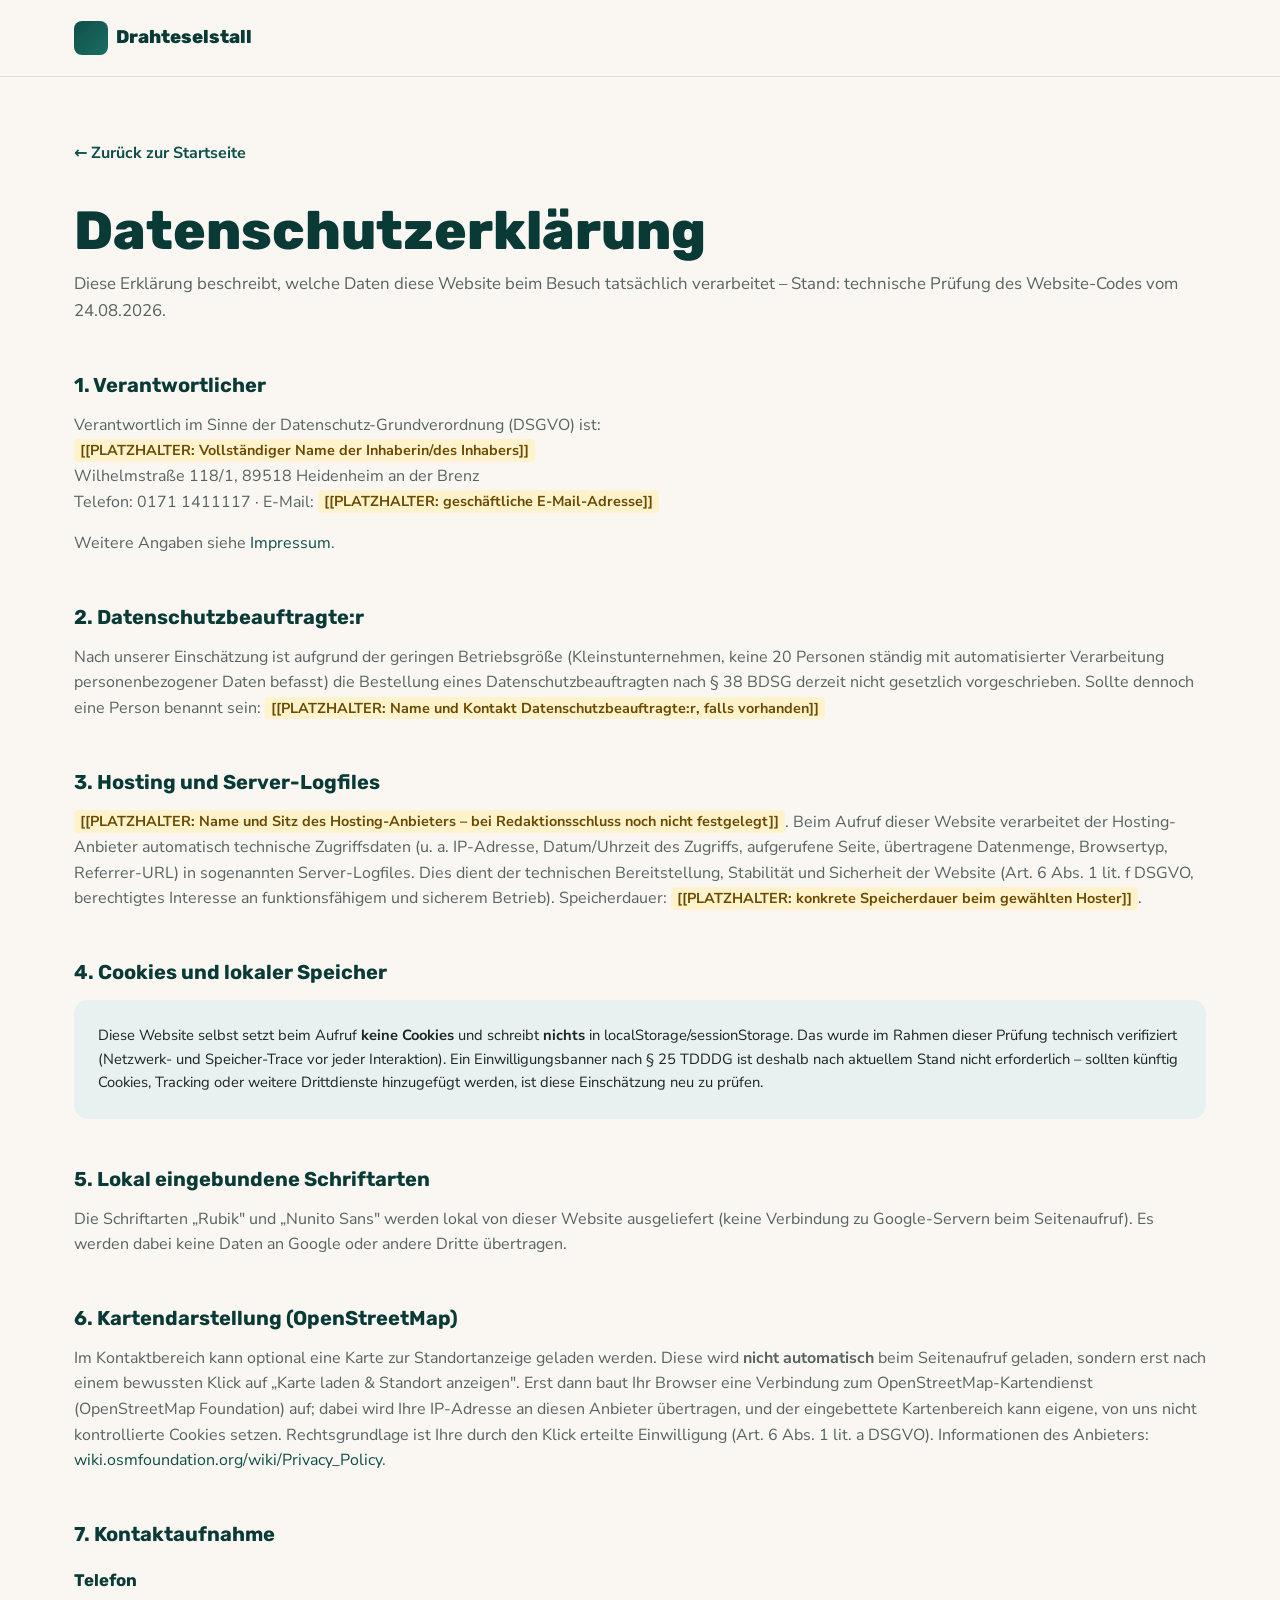
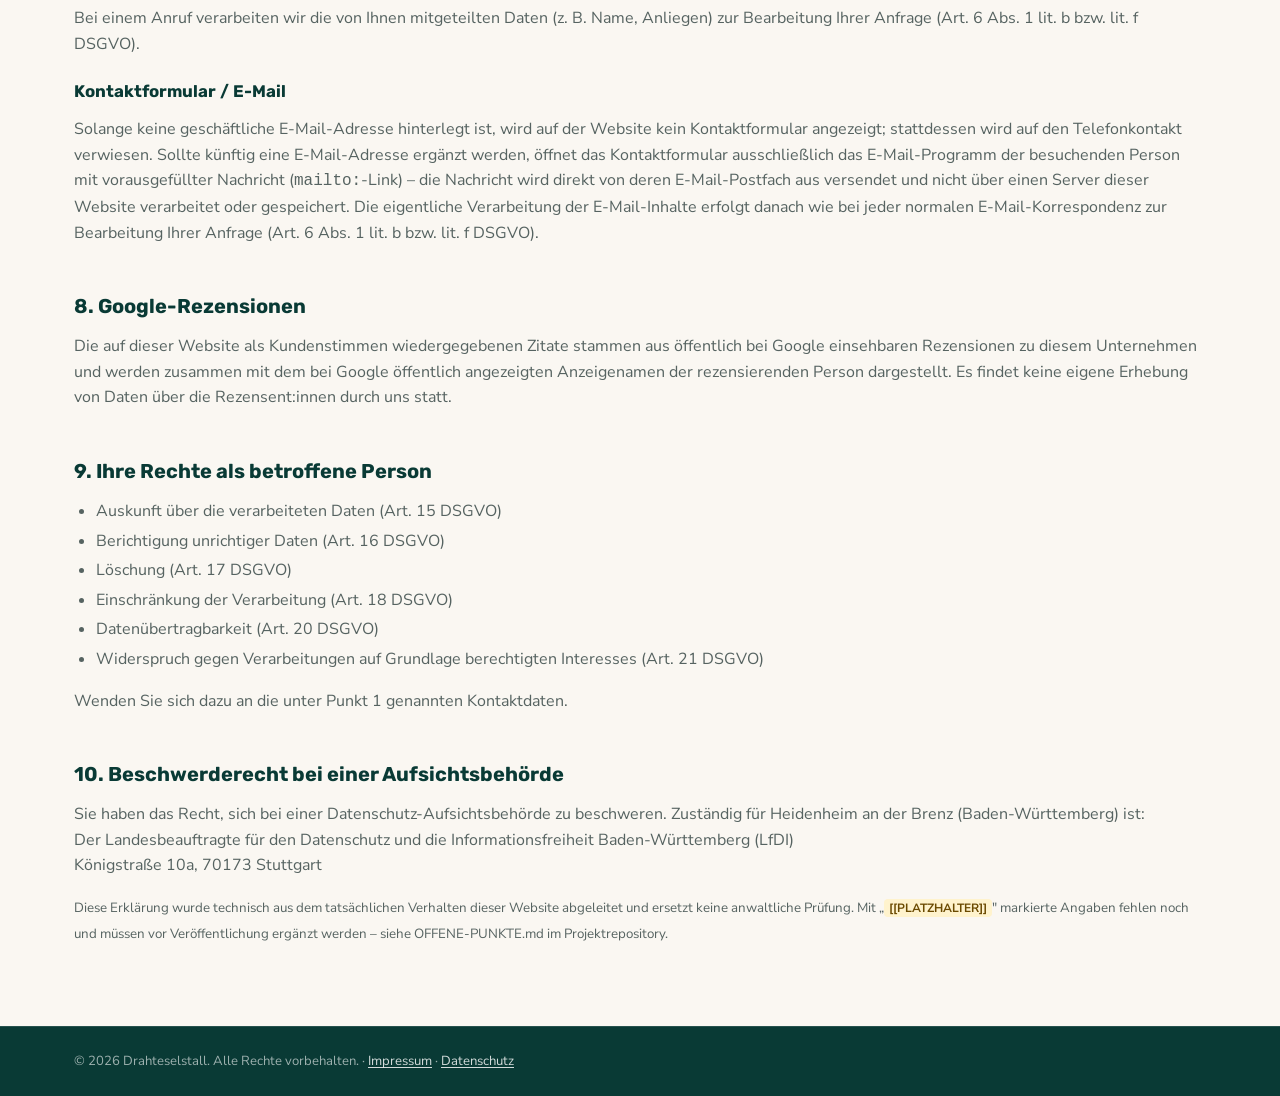
<file: datenschutz.html>
<!DOCTYPE html>
<html lang="de">
<head>
<meta charset="UTF-8" />
<meta name="viewport" content="width=device-width, initial-scale=1" />
<title>Datenschutzerklärung – Drahteselstall</title>
<meta name="description" content="Informationen zur Verarbeitung personenbezogener Daten gemäß Art. 13, 14 DSGVO." />
<meta name="robots" content="noindex" />
<meta name="theme-color" content="#0E4F49" />
<link rel="icon" href="assets/favicon.svg" type="image/svg+xml" />
<meta name="referrer" content="strict-origin-when-cross-origin" />
<link rel="stylesheet" href="css/fonts.css" />
<link rel="stylesheet" href="css/styles.css" />
<link rel="stylesheet" href="css/legal.css" />
</head>
<body>

<a class="skip-link" href="#main">Zum Inhalt springen</a>

<header class="site-header">
  <div class="container header-inner">
    <a href="index.html" class="brand" aria-label="Zur Startseite">
      <span class="brand-mark" aria-hidden="true"></span>
      <span class="brand-name">Drahteselstall</span>
    </a>
  </div>
</header>

<main id="main" class="container legal-main">
  <a class="back-link" href="index.html">← Zurück zur Startseite</a>

  <h1>Datenschutzerklärung</h1>
  <p class="section-lead">
    Diese Erklärung beschreibt, welche Daten diese Website beim Besuch tatsächlich
    verarbeitet – Stand: technische Prüfung des Website-Codes vom 24.08.2026.
  </p>

  <h2>1. Verantwortlicher</h2>
  <p>
    Verantwortlich im Sinne der Datenschutz-Grundverordnung (DSGVO) ist:<br />
    <span class="placeholder">[[PLATZHALTER: Vollständiger Name der Inhaberin/des Inhabers]]</span><br />
    Wilhelmstraße 118/1, 89518 Heidenheim an der Brenz<br />
    Telefon: 0171 1411117 · E-Mail: <span class="placeholder">[[PLATZHALTER: geschäftliche E-Mail-Adresse]]</span>
  </p>
  <p>Weitere Angaben siehe <a href="impressum.html">Impressum</a>.</p>

  <h2>2. Datenschutzbeauftragte:r</h2>
  <p>
    Nach unserer Einschätzung ist aufgrund der geringen Betriebsgröße
    (Kleinstunternehmen, keine 20 Personen ständig mit automatisierter
    Verarbeitung personenbezogener Daten befasst) die Bestellung eines
    Datenschutzbeauftragten nach § 38 BDSG derzeit nicht gesetzlich
    vorgeschrieben. Sollte dennoch eine Person benannt sein:
    <span class="placeholder">[[PLATZHALTER: Name und Kontakt Datenschutzbeauftragte:r, falls vorhanden]]</span>
  </p>

  <h2>3. Hosting und Server-Logfiles</h2>
  <p>
    <span class="placeholder">[[PLATZHALTER: Name und Sitz des Hosting-Anbieters – bei Redaktionsschluss noch nicht festgelegt]]</span>.
    Beim Aufruf dieser Website verarbeitet der Hosting-Anbieter automatisch
    technische Zugriffsdaten (u. a. IP-Adresse, Datum/Uhrzeit des Zugriffs,
    aufgerufene Seite, übertragene Datenmenge, Browsertyp, Referrer-URL) in
    sogenannten Server-Logfiles. Dies dient der technischen Bereitstellung,
    Stabilität und Sicherheit der Website (Art. 6 Abs. 1 lit. f DSGVO,
    berechtigtes Interesse an funktionsfähigem und sicherem Betrieb).
    Speicherdauer: <span class="placeholder">[[PLATZHALTER: konkrete Speicherdauer beim gewählten Hoster]]</span>.
  </p>

  <h2>4. Cookies und lokaler Speicher</h2>
  <div class="status-box">
    Diese Website selbst setzt beim Aufruf <strong>keine Cookies</strong> und
    schreibt <strong>nichts</strong> in localStorage/sessionStorage. Das wurde
    im Rahmen dieser Prüfung technisch verifiziert (Netzwerk- und
    Speicher-Trace vor jeder Interaktion). Ein Einwilligungsbanner nach
    § 25 TDDDG ist deshalb nach aktuellem Stand nicht erforderlich – sollten
    künftig Cookies, Tracking oder weitere Drittdienste hinzugefügt werden,
    ist diese Einschätzung neu zu prüfen.
  </div>

  <h2>5. Lokal eingebundene Schriftarten</h2>
  <p>
    Die Schriftarten „Rubik" und „Nunito Sans" werden lokal von dieser
    Website ausgeliefert (keine Verbindung zu Google-Servern beim
    Seitenaufruf). Es werden dabei keine Daten an Google oder andere Dritte
    übertragen.
  </p>

  <h2>6. Kartendarstellung (OpenStreetMap)</h2>
  <p>
    Im Kontaktbereich kann optional eine Karte zur Standortanzeige geladen
    werden. Diese wird <strong>nicht automatisch</strong> beim Seitenaufruf
    geladen, sondern erst nach einem bewussten Klick auf „Karte laden &amp;
    Standort anzeigen". Erst dann baut Ihr Browser eine Verbindung zum
    OpenStreetMap-Kartendienst (OpenStreetMap Foundation) auf; dabei wird
    Ihre IP-Adresse an diesen Anbieter übertragen, und der eingebettete
    Kartenbereich kann eigene, von uns nicht kontrollierte Cookies setzen.
    Rechtsgrundlage ist Ihre durch den Klick erteilte Einwilligung
    (Art. 6 Abs. 1 lit. a DSGVO). Informationen des Anbieters:
    <a href="https://wiki.osmfoundation.org/wiki/Privacy_Policy" target="_blank" rel="noopener noreferrer">wiki.osmfoundation.org/wiki/Privacy_Policy</a>.
  </p>

  <h2>7. Kontaktaufnahme</h2>
  <h3>Telefon</h3>
  <p>
    Bei einem Anruf verarbeiten wir die von Ihnen mitgeteilten Daten (z. B.
    Name, Anliegen) zur Bearbeitung Ihrer Anfrage (Art. 6 Abs. 1 lit. b bzw.
    lit. f DSGVO).
  </p>
  <h3>Kontaktformular / E-Mail</h3>
  <p>
    Solange keine geschäftliche E-Mail-Adresse hinterlegt ist, wird auf der
    Website kein Kontaktformular angezeigt; stattdessen wird auf den
    Telefonkontakt verwiesen. Sollte künftig eine E-Mail-Adresse ergänzt
    werden, öffnet das Kontaktformular ausschließlich das E-Mail-Programm
    der besuchenden Person mit vorausgefüllter Nachricht
    (<code>mailto:</code>-Link) – die Nachricht wird direkt von deren
    E-Mail-Postfach aus versendet und nicht über einen Server dieser Website
    verarbeitet oder gespeichert. Die eigentliche Verarbeitung der
    E-Mail-Inhalte erfolgt danach wie bei jeder normalen E-Mail-Korrespondenz
    zur Bearbeitung Ihrer Anfrage (Art. 6 Abs. 1 lit. b bzw. lit. f DSGVO).
  </p>

  <h2>8. Google-Rezensionen</h2>
  <p>
    Die auf dieser Website als Kundenstimmen wiedergegebenen Zitate stammen
    aus öffentlich bei Google einsehbaren Rezensionen zu diesem Unternehmen
    und werden zusammen mit dem bei Google öffentlich angezeigten
    Anzeigenamen der rezensierenden Person dargestellt. Es findet keine
    eigene Erhebung von Daten über die Rezensent:innen durch uns statt.
  </p>

  <h2>9. Ihre Rechte als betroffene Person</h2>
  <ul>
    <li>Auskunft über die verarbeiteten Daten (Art. 15 DSGVO)</li>
    <li>Berichtigung unrichtiger Daten (Art. 16 DSGVO)</li>
    <li>Löschung (Art. 17 DSGVO)</li>
    <li>Einschränkung der Verarbeitung (Art. 18 DSGVO)</li>
    <li>Datenübertragbarkeit (Art. 20 DSGVO)</li>
    <li>Widerspruch gegen Verarbeitungen auf Grundlage berechtigten Interesses (Art. 21 DSGVO)</li>
  </ul>
  <p>
    Wenden Sie sich dazu an die unter Punkt 1 genannten Kontaktdaten.
  </p>

  <h2>10. Beschwerderecht bei einer Aufsichtsbehörde</h2>
  <p>
    Sie haben das Recht, sich bei einer Datenschutz-Aufsichtsbehörde zu
    beschweren. Zuständig für Heidenheim an der Brenz (Baden-Württemberg)
    ist:<br />
    Der Landesbeauftragte für den Datenschutz und die Informationsfreiheit
    Baden-Württemberg (LfDI)<br />
    Königstraße 10a, 70173 Stuttgart
  </p>

  <p><small>
    Diese Erklärung wurde technisch aus dem tatsächlichen Verhalten dieser
    Website abgeleitet und ersetzt keine anwaltliche Prüfung. Mit
    „<span class="placeholder">[[PLATZHALTER]]</span>" markierte Angaben
    fehlen noch und müssen vor Veröffentlichung ergänzt werden – siehe
    OFFENE-PUNKTE.md im Projektrepository.
  </small></p>
</main>

<footer class="site-footer">
  <div class="footer-bottom">
    <div class="container">
      <p>&copy; <span id="legal-year"></span> Drahteselstall. Alle Rechte vorbehalten. ·
        <a href="impressum.html">Impressum</a> ·
        <a href="datenschutz.html">Datenschutz</a>
      </p>
    </div>
  </div>
</footer>

<script src="js/legal.js"></script>
</body>
</html>
</file>
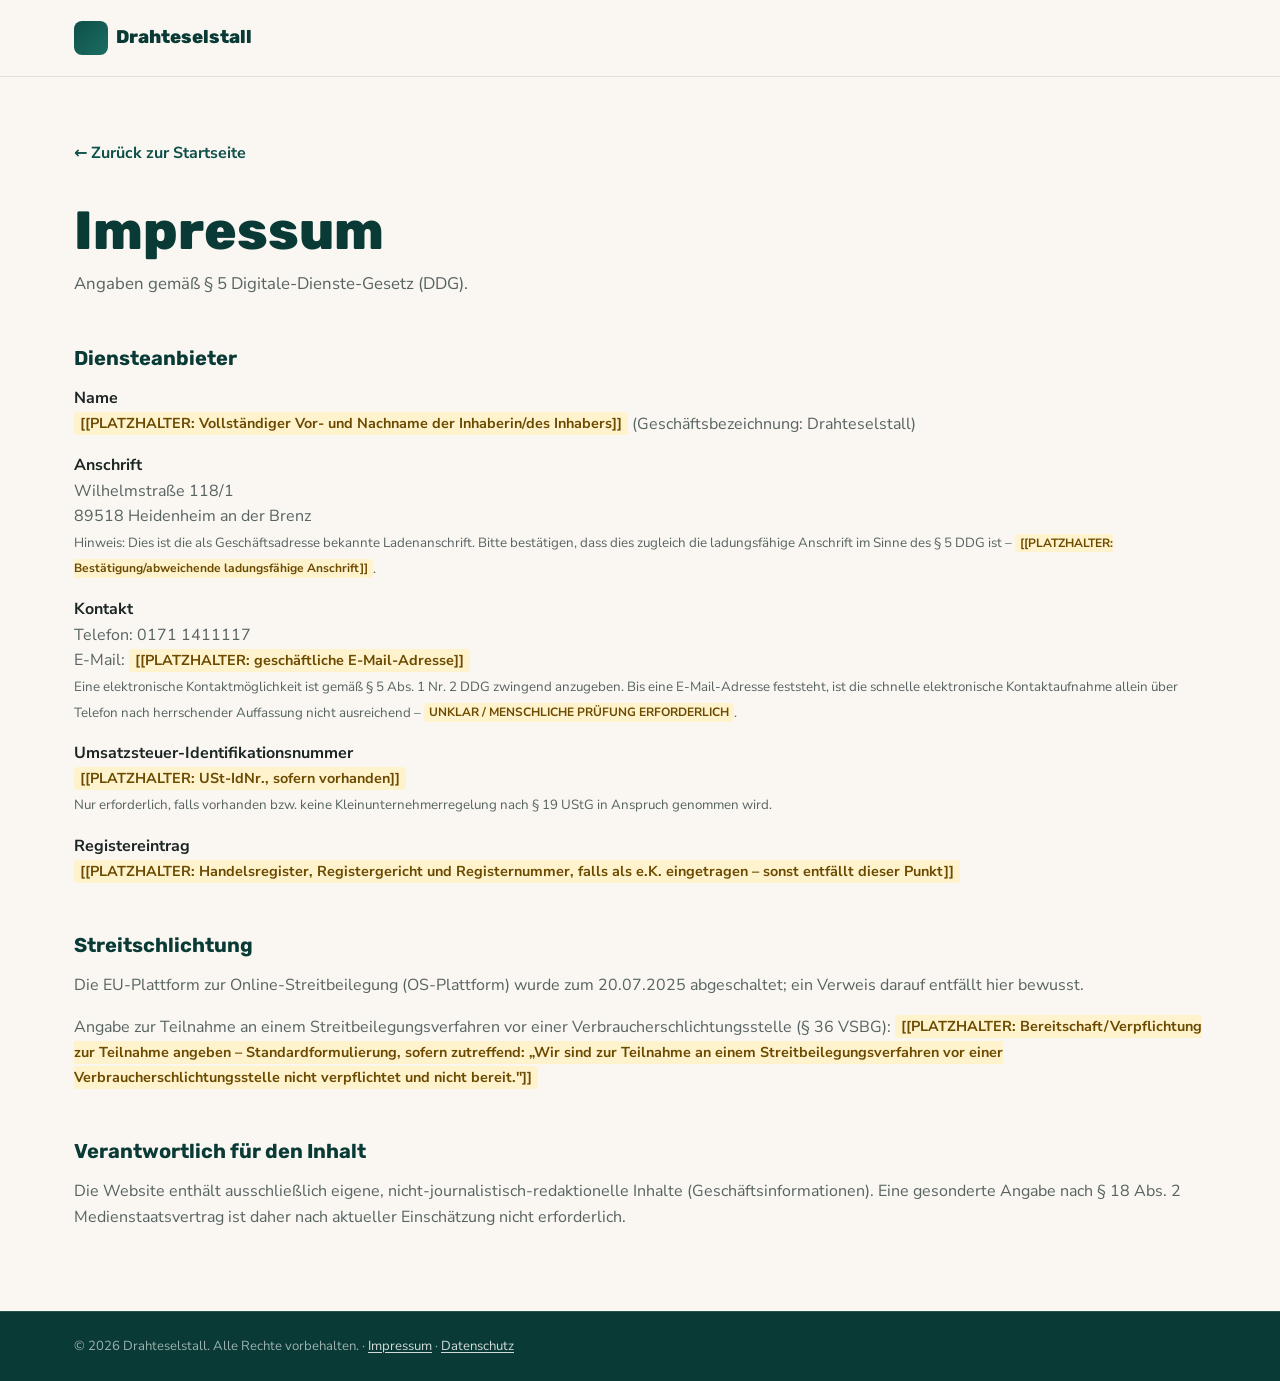
<file: impressum.html>
<!DOCTYPE html>
<html lang="de">
<head>
<meta charset="UTF-8" />
<meta name="viewport" content="width=device-width, initial-scale=1" />
<title>Impressum – Drahteselstall</title>
<meta name="description" content="Anbieterkennzeichnung gemäß § 5 Digitale-Dienste-Gesetz (DDG)." />
<meta name="robots" content="noindex" />
<meta name="theme-color" content="#0E4F49" />
<link rel="icon" href="assets/favicon.svg" type="image/svg+xml" />
<meta name="referrer" content="strict-origin-when-cross-origin" />
<link rel="stylesheet" href="css/fonts.css" />
<link rel="stylesheet" href="css/styles.css" />
<link rel="stylesheet" href="css/legal.css" />
</head>
<body>

<a class="skip-link" href="#main">Zum Inhalt springen</a>

<header class="site-header">
  <div class="container header-inner">
    <a href="index.html" class="brand" aria-label="Zur Startseite">
      <span class="brand-mark" aria-hidden="true"></span>
      <span class="brand-name">Drahteselstall</span>
    </a>
  </div>
</header>

<main id="main" class="container legal-main">
  <a class="back-link" href="index.html">← Zurück zur Startseite</a>

  <h1>Impressum</h1>
  <p class="section-lead">Angaben gemäß § 5 Digitale-Dienste-Gesetz (DDG).</p>

  <h2>Diensteanbieter</h2>
  <dl>
    <dt>Name</dt>
    <dd><span class="placeholder">[[PLATZHALTER: Vollständiger Vor- und Nachname der Inhaberin/des Inhabers]]</span> (Geschäftsbezeichnung: Drahteselstall)</dd>

    <dt>Anschrift</dt>
    <dd>
      Wilhelmstraße 118/1<br />
      89518 Heidenheim an der Brenz<br />
      <small>Hinweis: Dies ist die als Geschäftsadresse bekannte Ladenanschrift. Bitte bestätigen, dass dies zugleich die ladungsfähige Anschrift im Sinne des § 5 DDG ist – <span class="placeholder">[[PLATZHALTER: Bestätigung/abweichende ladungsfähige Anschrift]]</span>.</small>
    </dd>

    <dt>Kontakt</dt>
    <dd>
      Telefon: 0171 1411117<br />
      E-Mail: <span class="placeholder">[[PLATZHALTER: geschäftliche E-Mail-Adresse]]</span>
      <br /><small>Eine elektronische Kontaktmöglichkeit ist gemäß § 5 Abs. 1 Nr. 2 DDG zwingend anzugeben. Bis eine E-Mail-Adresse feststeht, ist die schnelle elektronische Kontaktaufnahme allein über Telefon nach herrschender Auffassung nicht ausreichend – <span class="placeholder">UNKLAR / MENSCHLICHE PRÜFUNG ERFORDERLICH</span>.</small>
    </dd>

    <dt>Umsatzsteuer-Identifikationsnummer</dt>
    <dd>
      <span class="placeholder">[[PLATZHALTER: USt-IdNr., sofern vorhanden]]</span>
      <br /><small>Nur erforderlich, falls vorhanden bzw. keine Kleinunternehmerregelung nach § 19 UStG in Anspruch genommen wird.</small>
    </dd>

    <dt>Registereintrag</dt>
    <dd>
      <span class="placeholder">[[PLATZHALTER: Handelsregister, Registergericht und Registernummer, falls als e.K. eingetragen – sonst entfällt dieser Punkt]]</span>
    </dd>
  </dl>

  <h2>Streitschlichtung</h2>
  <p>
    Die EU-Plattform zur Online-Streitbeilegung (OS-Plattform) wurde zum
    20.07.2025 abgeschaltet; ein Verweis darauf entfällt hier bewusst.
  </p>
  <p>
    Angabe zur Teilnahme an einem Streitbeilegungsverfahren vor einer
    Verbraucherschlichtungsstelle (§ 36 VSBG):
    <span class="placeholder">[[PLATZHALTER: Bereitschaft/Verpflichtung zur Teilnahme angeben – Standardformulierung, sofern zutreffend: „Wir sind zur Teilnahme an einem Streitbeilegungsverfahren vor einer Verbraucherschlichtungsstelle nicht verpflichtet und nicht bereit."]]</span>
  </p>

  <h2>Verantwortlich für den Inhalt</h2>
  <p>
    Die Website enthält ausschließlich eigene, nicht-journalistisch-redaktionelle
    Inhalte (Geschäftsinformationen). Eine gesonderte Angabe nach § 18 Abs. 2
    Medienstaatsvertrag ist daher nach aktueller Einschätzung nicht
    erforderlich.
  </p>
</main>

<footer class="site-footer">
  <div class="footer-bottom">
    <div class="container">
      <p>&copy; <span id="legal-year"></span> Drahteselstall. Alle Rechte vorbehalten. ·
        <a href="impressum.html">Impressum</a> ·
        <a href="datenschutz.html">Datenschutz</a>
      </p>
    </div>
  </div>
</footer>

<script src="js/legal.js"></script>
</body>
</html>
</file>
<file: css/fonts.css>
/**
 * Lokal gehostete Schriftarten (Rubik, Nunito Sans) statt Google Fonts CDN.
 *
 * Grund: Ein Aufruf von fonts.googleapis.com/fonts.gstatic.com überträgt die
 * IP-Adresse jedes Website-Besuchers beim Seitenaufruf an Google (USA) - noch
 * bevor eine Einwilligung eingeholt werden könnte. Lokales Hosting entfernt
 * diese Drittanbieter-Übertragung vollständig (vgl. LG München I,
 * Urt. v. 20.01.2022, Az. 3 O 17493/20; siehe AUDIT-BEFUND.md, Bereich D).
 *
 * Dateien: assets/fonts/*.woff2 (nur Latin-Subset, Variable Fonts -> eine
 * Datei pro Familie deckt alle genutzten Schriftschnitte ab).
 * Lizenz: SIL Open Font License 1.1 (Google Fonts) - Selbst-Hosting zulässig,
 * siehe THIRD-PARTY-LICENSES.md.
 */

@font-face {
  font-family: "Rubik";
  src: url("../assets/fonts/rubik-latin-variable.woff2") format("woff2-variations"),
       url("../assets/fonts/rubik-latin-variable.woff2") format("woff2");
  font-weight: 500 800;
  font-style: normal;
  font-display: swap;
  unicode-range: U+0000-00FF, U+0131, U+0152-0153, U+02BB-02BC, U+02C6, U+02DA, U+02DC, U+2000-206F, U+2074, U+20AC, U+2122, U+2191, U+2193, U+2212, U+2215, U+FEFF, U+FFFD;
}

@font-face {
  font-family: "Nunito Sans";
  src: url("../assets/fonts/nunito-sans-latin-variable.woff2") format("woff2-variations"),
       url("../assets/fonts/nunito-sans-latin-variable.woff2") format("woff2");
  font-weight: 400 700;
  font-style: normal;
  font-display: swap;
  unicode-range: U+0000-00FF, U+0131, U+0152-0153, U+02BB-02BC, U+02C6, U+02DA, U+02DC, U+2000-206F, U+2074, U+20AC, U+2122, U+2191, U+2193, U+2212, U+2215, U+FEFF, U+FFFD;
}
</file>
<file: css/styles.css>
/* ============================================================================
   DESIGN TOKENS
   Petrol/Teal = Vertrauen & Handwerk, Orange = Energie & Call-to-Action.
   Empfehlung basiert auf lokalem Trust-Business + Retail Farb-/Typo-Profil.
   ============================================================================ */
:root {
  /* Farben */
  --color-primary: #0E4F49;
  --color-primary-dark: #093A35;
  --color-primary-light: #E7F1EF;
  --color-secondary: #1B6E63;
  --color-accent: #EA580C;
  --color-accent-dark: #C2410C;
  --color-on-accent: #FFFFFF;

  --color-bg: #FAF7F2;
  --color-surface: #FFFFFF;
  --color-surface-alt: #F1EDE3;
  --color-text: #1B2523;
  --color-text-muted: #566361;
  --color-border: #E4DFD3;

  --color-success: #1B8A5A;
  --color-danger: #C0392B;

  /* Typografie */
  --font-heading: "Rubik", system-ui, sans-serif;
  --font-body: "Nunito Sans", system-ui, sans-serif;

  /* Spacing scale */
  --space-1: 4px;
  --space-2: 8px;
  --space-3: 16px;
  --space-4: 24px;
  --space-5: 32px;
  --space-6: 48px;
  --space-7: 64px;
  --space-8: 96px;

  /* Radius / Shadow */
  --radius-sm: 8px;
  --radius-md: 14px;
  --radius-lg: 24px;
  --radius-full: 999px;
  --shadow-sm: 0 1px 2px rgba(15, 30, 27, 0.06), 0 1px 3px rgba(15, 30, 27, 0.08);
  --shadow-md: 0 8px 24px rgba(15, 30, 27, 0.10);
  --shadow-lg: 0 20px 48px rgba(15, 30, 27, 0.16);

  --transition-fast: 150ms ease;
  --transition: 220ms cubic-bezier(0.4, 0, 0.2, 1);

  --container-width: 1180px;
}

/* ============================================================================
   RESET & BASE
   ============================================================================ */
*, *::before, *::after { box-sizing: border-box; }
html { scroll-behavior: smooth; }
@media (prefers-reduced-motion: reduce) {
  html { scroll-behavior: auto; }
  *, *::before, *::after {
    animation-duration: 0.01ms !important;
    animation-iteration-count: 1 !important;
    transition-duration: 0.01ms !important;
    scroll-behavior: auto !important;
  }
}

body {
  margin: 0;
  font-family: var(--font-body);
  background: var(--color-bg);
  color: var(--color-text);
  font-size: 16px;
  line-height: 1.6;
  -webkit-font-smoothing: antialiased;
}

img { max-width: 100%; display: block; }

/* Guarantee [hidden] always wins, even over later display:flex/grid rules */
[hidden] { display: none !important; }

h1, h2, h3, h4 {
  font-family: var(--font-heading);
  color: var(--color-primary-dark);
  line-height: 1.2;
  margin: 0 0 var(--space-3);
  font-weight: 700;
}

h1 { font-size: clamp(2.1rem, 4.2vw, 3.4rem); font-weight: 800; }
h2 { font-size: clamp(1.6rem, 2.8vw, 2.3rem); }
h3 { font-size: 1.15rem; }

p { margin: 0 0 var(--space-3); color: var(--color-text-muted); }

a { color: var(--color-primary); text-decoration: none; }

ul { list-style: none; margin: 0; padding: 0; }

button { font-family: inherit; }

/* Accessible focus ring everywhere, including keyboard-only */
a:focus-visible,
button:focus-visible,
input:focus-visible,
textarea:focus-visible,
[tabindex]:focus-visible {
  outline: 3px solid var(--color-accent);
  outline-offset: 2px;
  border-radius: var(--radius-sm);
}

.visually-hidden {
  position: absolute;
  width: 1px;
  height: 1px;
  padding: 0;
  margin: -1px;
  overflow: hidden;
  clip: rect(0, 0, 0, 0);
  white-space: nowrap;
  border: 0;
}

.skip-link {
  position: absolute;
  left: -9999px;
  top: 0;
  background: var(--color-primary);
  color: #fff;
  padding: var(--space-3);
  z-index: 1000;
  border-radius: 0 0 var(--radius-sm) 0;
}
.skip-link:focus {
  left: 0;
}

.container {
  width: 100%;
  max-width: var(--container-width);
  margin-inline: auto;
  padding-inline: var(--space-4);
}

.icon {
  display: inline-flex;
  width: 1em;
  height: 1em;
}
.icon svg { width: 100%; height: 100%; }

/* ============================================================================
   BUTTONS  (min 44x44 touch target)
   ============================================================================ */
.btn {
  display: inline-flex;
  align-items: center;
  justify-content: center;
  gap: var(--space-2);
  min-height: 46px;
  padding: 0 var(--space-4);
  border-radius: var(--radius-full);
  font-weight: 700;
  font-size: 0.95rem;
  border: 2px solid transparent;
  cursor: pointer;
  transition: transform var(--transition-fast), box-shadow var(--transition-fast), background var(--transition-fast), color var(--transition-fast);
  white-space: nowrap;
}
.btn:hover { transform: translateY(-1px); }
.btn:active { transform: translateY(0); }

.btn-accent {
  background: var(--color-accent-dark);
  color: var(--color-on-accent);
  box-shadow: var(--shadow-sm);
}
.btn-accent:hover { background: var(--color-accent); box-shadow: var(--shadow-md); }

.btn-outline {
  background: transparent;
  border-color: rgba(255,255,255,0.55);
  color: inherit;
}
.btn-outline:hover { background: rgba(255,255,255,0.12); }

.btn-lg { min-height: 52px; padding: 0 var(--space-5); font-size: 1rem; }

/* ============================================================================
   HEADER
   ============================================================================ */
.site-header {
  position: sticky;
  top: 0;
  z-index: 100;
  background: rgba(250, 247, 242, 0.97);
  border-bottom: 1px solid var(--color-border);
}

.header-inner {
  display: flex;
  align-items: center;
  gap: var(--space-4);
  min-height: 76px;
}

.brand {
  display: flex;
  align-items: center;
  gap: var(--space-2);
  margin-right: auto;
  font-family: var(--font-heading);
  font-weight: 800;
  font-size: 1.15rem;
  color: var(--color-primary-dark);
}

.brand-mark {
  width: 34px;
  height: 34px;
  border-radius: var(--radius-sm);
  background: linear-gradient(135deg, var(--color-primary), var(--color-secondary));
  flex-shrink: 0;
}

.main-nav ul {
  display: flex;
  gap: var(--space-5);
}

.main-nav a {
  color: var(--color-text);
  font-weight: 600;
  font-size: 0.95rem;
  padding: var(--space-2) 0;
  border-bottom: 2px solid transparent;
  transition: color var(--transition-fast), border-color var(--transition-fast);
}
.main-nav a:hover { color: var(--color-primary); border-color: var(--color-accent); }

.header-actions {
  display: flex;
  align-items: center;
  gap: var(--space-3);
}

.phone-link {
  display: flex;
  align-items: center;
  gap: var(--space-2);
  font-weight: 700;
  color: var(--color-primary-dark);
  font-size: 0.95rem;
}
.phone-link .icon { color: var(--color-accent-dark); font-size: 1.1rem; }

.menu-toggle {
  display: none;
  align-items: center;
  justify-content: center;
  width: 44px;
  height: 44px;
  border: 1px solid var(--color-border);
  border-radius: var(--radius-sm);
  background: var(--color-surface);
  color: var(--color-primary-dark);
  cursor: pointer;
}

/* ============================================================================
   HERO
   ============================================================================ */
.hero {
  background: radial-gradient(120% 140% at 15% 0%, #12615A 0%, var(--color-primary) 45%, var(--color-primary-dark) 100%);
  color: #fff;
  padding-block: var(--space-8) var(--space-7);
  overflow: hidden;
}

.hero-inner {
  display: grid;
  grid-template-columns: 1.15fr 0.85fr;
  align-items: center;
  gap: var(--space-6);
}

.eyebrow {
  text-transform: uppercase;
  letter-spacing: 0.08em;
  font-weight: 700;
  font-size: 0.8rem;
  color: #B9E3DA;
  margin-bottom: var(--space-2);
}

.hero h1 { color: #fff; }

.hero-subtitle {
  color: rgba(255,255,255,0.86);
  font-size: 1.1rem;
  max-width: 46ch;
}

.hero-actions {
  display: flex;
  flex-wrap: wrap;
  gap: var(--space-3);
  margin-block: var(--space-4) var(--space-5);
}

.hero-badges {
  display: flex;
  flex-wrap: wrap;
  gap: var(--space-4);
}
.hero-badges li {
  display: flex;
  align-items: center;
  gap: var(--space-2);
  font-size: 0.9rem;
  font-weight: 600;
  color: rgba(255,255,255,0.92);
}
.hero-badges .icon { color: #F0C48F; font-size: 1.15rem; }

.hero-art {
  position: relative;
  display: flex;
  align-items: center;
  justify-content: center;
  height: 100%;
  min-height: 280px;
}
.hero-art-circle {
  position: absolute;
  width: min(360px, 80%);
  aspect-ratio: 1;
  border-radius: 50%;
  background: rgba(255,255,255,0.08);
  border: 1px solid rgba(255,255,255,0.16);
}
.hero-art-bike {
  position: relative;
  color: var(--color-accent);
  filter: drop-shadow(0 20px 30px rgba(0,0,0,0.25));
}
.hero-art-bike .icon { width: min(220px, 46vw); height: min(220px, 46vw); }

/* ============================================================================
   USPs
   ============================================================================ */
.usps {
  background: var(--color-surface);
  border-bottom: 1px solid var(--color-border);
}
.usps-grid {
  display: grid;
  grid-template-columns: repeat(4, 1fr);
  gap: var(--space-5);
  padding-block: var(--space-6);
}
.usp-item {
  display: flex;
  gap: var(--space-3);
  align-items: flex-start;
}
.usp-icon {
  flex-shrink: 0;
  width: 48px;
  height: 48px;
  border-radius: var(--radius-md);
  background: var(--color-primary-light);
  color: var(--color-primary);
  display: flex;
  align-items: center;
  justify-content: center;
  font-size: 1.4rem;
}
.usp-icon--openSign { width: 68px; }

.usp-item h3 { margin-bottom: var(--space-1); font-size: 1rem; }
.usp-item p { margin: 0; font-size: 0.92rem; }

/* ============================================================================
   SECTIONS (generic)
   ============================================================================ */
.section { padding-block: var(--space-8); }
.section-alt { background: var(--color-surface-alt); }

.section-head { max-width: 640px; margin-bottom: var(--space-6); }
.section-kicker {
  color: var(--color-accent-dark);
  font-weight: 800;
  text-transform: uppercase;
  letter-spacing: 0.08em;
  font-size: 0.8rem;
  margin-bottom: var(--space-2);
}
.section-lead { font-size: 1.05rem; }

/* ============================================================================
   SERVICES
   ============================================================================ */
.services-grid {
  display: grid;
  grid-template-columns: repeat(3, 1fr);
  gap: var(--space-4);
}
.service-card {
  background: var(--color-surface);
  border: 1px solid var(--color-border);
  border-radius: var(--radius-lg);
  padding: var(--space-5);
  transition: transform var(--transition), box-shadow var(--transition), border-color var(--transition);
}
.service-card:hover {
  transform: translateY(-4px);
  box-shadow: var(--shadow-md);
  border-color: transparent;
}
.service-icon {
  width: 52px;
  height: 52px;
  border-radius: var(--radius-md);
  background: var(--color-primary);
  color: #fff;
  display: flex;
  align-items: center;
  justify-content: center;
  font-size: 1.5rem;
  margin-bottom: var(--space-4);
}
.service-card h3 { margin-bottom: var(--space-2); }
.service-card p { margin: 0; font-size: 0.95rem; }

/* ============================================================================
   ABOUT
   ============================================================================ */
.about-inner {
  display: grid;
  grid-template-columns: 0.85fr 1.15fr;
  gap: var(--space-7);
  align-items: center;
}
.about-art {
  position: relative;
  aspect-ratio: 1 / 0.9;
  display: flex;
  align-items: center;
  justify-content: center;
}
.about-art-shape {
  position: absolute;
  inset: 0;
  background: linear-gradient(145deg, var(--color-primary), var(--color-secondary));
  border-radius: var(--radius-lg);
}
.about-art-icon {
  position: relative;
  color: rgba(255,255,255,0.9);
  width: 40%;
  height: 40%;
}
.about-copy p { font-size: 1.02rem; }

.stats {
  display: grid;
  grid-template-columns: repeat(3, 1fr);
  gap: var(--space-4);
  margin: var(--space-5) 0 0;
}
.stats div { text-align: left; }
.stats dt {
  font-family: var(--font-heading);
  font-size: clamp(1.5rem, 3vw, 2rem);
  font-weight: 800;
  color: var(--color-accent-dark);
}
.stats dd { margin: 0; color: var(--color-text-muted); font-size: 0.9rem; }

/* ============================================================================
   TEAM
   ============================================================================ */
.team-grid {
  display: grid;
  grid-template-columns: repeat(auto-fit, minmax(200px, 1fr));
  gap: var(--space-4);
}
.team-card {
  background: var(--color-surface);
  border: 1px solid var(--color-border);
  border-radius: var(--radius-lg);
  padding: var(--space-5);
  text-align: center;
}
.team-avatar {
  width: 76px;
  height: 76px;
  border-radius: 50%;
  margin: 0 auto var(--space-3);
  background: linear-gradient(135deg, var(--color-primary), var(--color-secondary));
  color: #fff;
  display: flex;
  align-items: center;
  justify-content: center;
  font-family: var(--font-heading);
  font-weight: 700;
  font-size: 1.15rem;
}
.team-card h3 { margin-bottom: var(--space-1); font-size: 1.05rem; }
.team-card p { margin: 0; font-size: 0.88rem; }

/* ============================================================================
   TESTIMONIALS
   ============================================================================ */
.testimonial-grid {
  display: grid;
  grid-template-columns: repeat(3, 1fr);
  gap: var(--space-4);
}
.testimonial-card {
  background: var(--color-surface);
  border-radius: var(--radius-lg);
  padding: var(--space-5);
  box-shadow: var(--shadow-sm);
}
.testimonial-stars {
  display: flex;
  gap: 2px;
  color: var(--color-accent);
  margin-bottom: var(--space-3);
}
.testimonial-stars .icon { width: 16px; height: 16px; }
.testimonial-card blockquote {
  margin: 0 0 var(--space-3);
  font-size: 0.98rem;
  color: var(--color-text);
}
.testimonial-author {
  font-weight: 700;
  font-size: 0.88rem;
  color: var(--color-text-muted);
}

/* ============================================================================
   CTA BANNER
   ============================================================================ */
.cta-banner {
  background: var(--color-accent-dark);
  color: #fff;
  text-align: center;
  padding-block: var(--space-7);
}
.cta-banner-inner { max-width: 640px; margin-inline: auto; }
.cta-banner h2 { color: #fff; }
.cta-banner p { color: rgba(255,255,255,0.9); margin-bottom: var(--space-5); }
.cta-banner .btn-accent {
  background: #fff;
  color: var(--color-accent-dark);
}
.cta-banner .btn-accent:hover { background: #FFF3EA; }

/* ============================================================================
   CONTACT
   ============================================================================ */
.contact-grid {
  display: grid;
  grid-template-columns: 0.9fr 1.1fr;
  gap: var(--space-7);
  align-items: start;
}
/* Grid items default to min-width:auto (= intrinsic content width), which
   can force the track wider than the viewport at narrow screens. Allow
   both columns to shrink below their content's natural width instead. */
.contact-grid > * { min-width: 0; }

.info-list { display: flex; flex-direction: column; gap: var(--space-4); margin-bottom: var(--space-5); }
.info-list li { display: flex; gap: var(--space-3); align-items: flex-start; }
.info-list .icon {
  flex-shrink: 0;
  width: 40px;
  height: 40px;
  border-radius: var(--radius-md);
  background: var(--color-primary-light);
  color: var(--color-primary);
  display: flex;
  align-items: center;
  justify-content: center;
  font-size: 1.1rem;
}
.info-list strong { display: block; color: var(--color-text); }
.info-list a { color: var(--color-text); font-weight: 600; }
.info-list a:hover { color: var(--color-primary); }

.opening-hours-card {
  background: var(--color-surface);
  border: 1px solid var(--color-border);
  border-radius: var(--radius-lg);
  padding: var(--space-5);
  margin-bottom: var(--space-5);
}
.opening-hours-status {
  display: inline-flex;
  align-items: center;
  gap: var(--space-2);
  padding: var(--space-1) var(--space-3);
  border-radius: var(--radius-full);
  background: var(--color-surface-alt);
  font-weight: 700;
  font-size: 0.85rem;
  margin-bottom: var(--space-4);
}
.status-dot {
  width: 9px;
  height: 9px;
  border-radius: 50%;
  background: var(--color-text-muted);
  flex-shrink: 0;
}
.status-dot.is-open { background: var(--color-success); }
.status-dot.is-closed { background: var(--color-danger); }

.hours-table { width: 100%; border-collapse: collapse; font-size: 0.92rem; }
.hours-table td { padding: var(--space-2) 0; border-top: 1px solid var(--color-border); color: var(--color-text-muted); }
.hours-table td:first-child { font-weight: 700; color: var(--color-text); }
.hours-table td:last-child { text-align: right; }
.hours-table tr:first-child td { border-top: none; }
.hours-table tr.is-today td { color: var(--color-primary-dark); font-weight: 700; }

.social-links { display: flex; gap: var(--space-3); }
.social-links a {
  width: 40px;
  height: 40px;
  border-radius: 50%;
  background: var(--color-surface);
  border: 1px solid var(--color-border);
  color: var(--color-primary);
  display: flex;
  align-items: center;
  justify-content: center;
  font-size: 1.05rem;
  transition: background var(--transition-fast), color var(--transition-fast);
}
.social-links a:hover { background: var(--color-primary); color: #fff; }

.contact-map-wrap { display: flex; flex-direction: column; gap: var(--space-5); }
.contact-map {
  width: 100%;
  height: 260px;
  border: 1px solid var(--color-border);
  border-radius: var(--radius-lg);
}

.map-consent {
  display: flex;
  flex-direction: column;
  align-items: flex-start;
  gap: var(--space-3);
  min-height: 260px;
  padding: var(--space-5);
  background: var(--color-surface-alt);
  border: 1px solid var(--color-border);
  border-radius: var(--radius-lg);
}
.map-consent .icon {
  width: 40px;
  height: 40px;
  border-radius: var(--radius-md);
  background: var(--color-primary-light);
  color: var(--color-primary);
  display: flex;
  align-items: center;
  justify-content: center;
  font-size: 1.1rem;
}
.map-consent p { margin: 0; font-size: 0.92rem; }
.map-consent .btn {
  /* Long label ("Karte laden & Standort anzeigen") must be able to wrap
     on narrow screens instead of forcing horizontal overflow. */
  white-space: normal;
  text-align: center;
  height: auto;
  padding-block: var(--space-2);
}

.contact-form {
  background: var(--color-surface);
  border: 1px solid var(--color-border);
  border-radius: var(--radius-lg);
  padding: var(--space-5);
}

.call-hint {
  display: flex;
  gap: var(--space-4);
  align-items: flex-start;
  background: var(--color-primary-light);
  border: 1px solid var(--color-border);
  border-radius: var(--radius-lg);
  padding: var(--space-5);
}
.call-hint .icon {
  flex-shrink: 0;
  width: 44px;
  height: 44px;
  border-radius: var(--radius-md);
  background: var(--color-primary);
  color: #fff;
  display: flex;
  align-items: center;
  justify-content: center;
  font-size: 1.2rem;
}
.call-hint h3 { margin-bottom: var(--space-1); }
.call-hint p { margin-bottom: var(--space-3); }
.contact-form h3 { margin-bottom: var(--space-4); }
.form-row { margin-bottom: var(--space-4); }
.form-row label {
  display: block;
  font-weight: 700;
  font-size: 0.88rem;
  margin-bottom: var(--space-2);
  color: var(--color-text);
}
.form-row input,
.form-row textarea {
  width: 100%;
  min-height: 46px;
  padding: var(--space-3);
  border: 1px solid var(--color-border);
  border-radius: var(--radius-sm);
  font-family: inherit;
  font-size: 0.95rem;
  background: var(--color-bg);
  color: var(--color-text);
  transition: border-color var(--transition-fast);
}
.form-row textarea { min-height: 110px; resize: vertical; }
.form-row input:focus,
.form-row textarea:focus { border-color: var(--color-primary); outline: none; }
.form-hint { font-size: 0.85rem; min-height: 1.2em; color: var(--color-success); }
.form-hint[data-state="error"] { color: var(--color-danger); }

/* ============================================================================
   FOOTER
   ============================================================================ */
.site-footer {
  background: var(--color-primary-dark);
  color: rgba(255,255,255,0.82);
}
.footer-inner {
  display: grid;
  grid-template-columns: 1.4fr 1fr 1fr 1fr;
  gap: var(--space-6);
  padding-block: var(--space-7);
}
.footer-brand .brand-name { color: #fff; font-family: var(--font-heading); font-weight: 800; font-size: 1.1rem; }
.footer-brand p { color: rgba(255,255,255,0.7); margin-block: var(--space-3); max-width: 32ch; }
.footer-col h4 { color: #fff; font-size: 0.9rem; text-transform: uppercase; letter-spacing: 0.06em; margin-bottom: var(--space-3); }
.footer-col ul { display: flex; flex-direction: column; gap: var(--space-2); }
.footer-col a { color: rgba(255,255,255,0.75); font-size: 0.92rem; }
.footer-col a:hover { color: #fff; }
.footer-col li { display: flex; align-items: center; gap: var(--space-2); }
.footer-col .icon { color: var(--color-accent); font-size: 1rem; }

.footer-bottom {
  border-top: 1px solid rgba(255,255,255,0.12);
  padding-block: var(--space-4);
}
.footer-bottom p { margin: 0; font-size: 0.82rem; color: rgba(255,255,255,0.6); }
.footer-bottom p a { color: rgba(255,255,255,0.82); text-decoration: underline; text-underline-offset: 2px; }
.footer-bottom p a:hover { color: #fff; }

.site-footer .social-links a {
  background: rgba(255,255,255,0.08);
  border-color: rgba(255,255,255,0.16);
  color: #fff;
}
.site-footer .social-links a:hover { background: var(--color-accent); border-color: var(--color-accent); }

/* ============================================================================
   RESPONSIVE
   ============================================================================ */
@media (max-width: 1024px) {
  .usps-grid { grid-template-columns: repeat(2, 1fr); }
  .services-grid { grid-template-columns: repeat(2, 1fr); }
  .testimonial-grid { grid-template-columns: repeat(2, 1fr); }
  .footer-inner { grid-template-columns: 1fr 1fr; }
}

@media (max-width: 860px) {
  .main-nav {
    position: fixed;
    inset: 76px 0 0 0;
    z-index: 99;
    background: var(--color-bg);
    padding: var(--space-5) var(--space-4);
    transform: translateY(-8px);
    opacity: 0;
    pointer-events: none;
    transition: opacity var(--transition), transform var(--transition);
    overflow-y: auto;
  }
  .main-nav.is-open { opacity: 1; pointer-events: auto; transform: translateY(0); }
  .main-nav ul { flex-direction: column; gap: var(--space-2); }
  .main-nav a { display: block; padding: var(--space-3); font-size: 1.05rem; }

  .header-actions .phone-link { display: none; }
  .menu-toggle { display: flex; }

  .hero-inner { grid-template-columns: 1fr; text-align: left; }
  .hero-art { min-height: 200px; order: -1; }
  .hero-art-bike .icon { width: 140px; height: 140px; }

  .about-inner { grid-template-columns: 1fr; }
  .about-art { order: -1; aspect-ratio: 16/9; }

  .contact-grid { grid-template-columns: 1fr; }
}

@media (max-width: 640px) {
  .usps-grid { grid-template-columns: 1fr; }
  .services-grid { grid-template-columns: 1fr; }
  .testimonial-grid { grid-template-columns: 1fr; }
  .stats { grid-template-columns: repeat(3, 1fr); gap: var(--space-3); }
  .footer-inner { grid-template-columns: 1fr; padding-block: var(--space-6); }
  .header-actions .btn-accent { display: none; }
  .hero { padding-block: var(--space-7) var(--space-6); }
}
</file>
<file: css/legal.css>
/* Gemeinsame Styles für impressum.html und datenschutz.html */
.legal-main { padding-block: var(--space-7); }
.legal-main h1 { margin-bottom: var(--space-2); }
.legal-main h2 { margin-top: var(--space-6); font-size: 1.25rem; }
.legal-main h3 { margin-top: var(--space-4); font-size: 1.05rem; }
.legal-main dl { margin: 0; }
.legal-main dt { font-weight: 700; margin-top: var(--space-3); }
.legal-main dd { margin: 0 0 var(--space-1); color: var(--color-text-muted); }
.legal-main ul { list-style: disc; padding-left: 1.4em; margin: 0 0 var(--space-3); color: var(--color-text-muted); }
.legal-main li { margin-bottom: var(--space-1); }
.placeholder {
  background: #FFF3CD;
  color: #6B4A00;
  padding: 0.1em 0.4em;
  border-radius: 4px;
  font-weight: 700;
  font-size: 0.9em;
}
.status-box {
  background: var(--color-primary-light);
  border-radius: var(--radius-md);
  padding: var(--space-4);
  margin: var(--space-3) 0;
  font-size: 0.92rem;
}
.back-link { display: inline-flex; align-items: center; gap: var(--space-2); margin-bottom: var(--space-5); font-weight: 700; }
</file>
